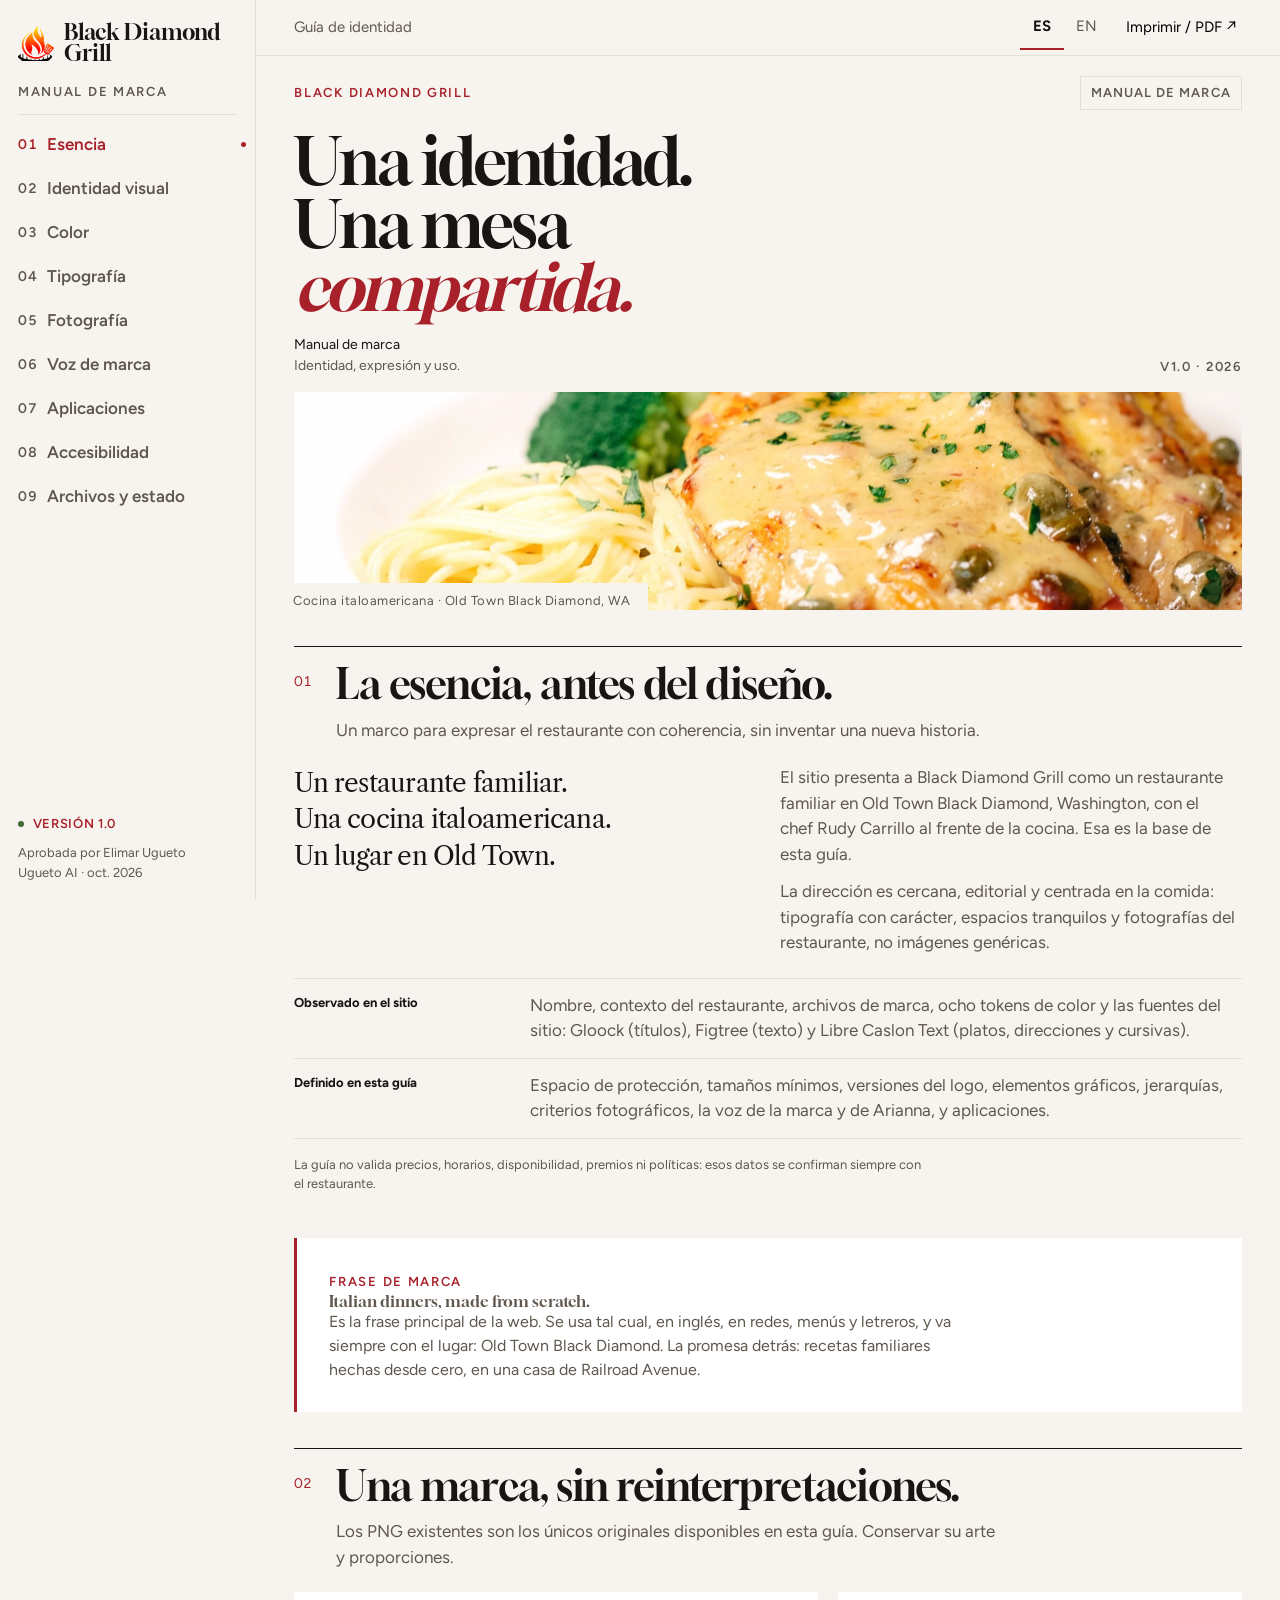
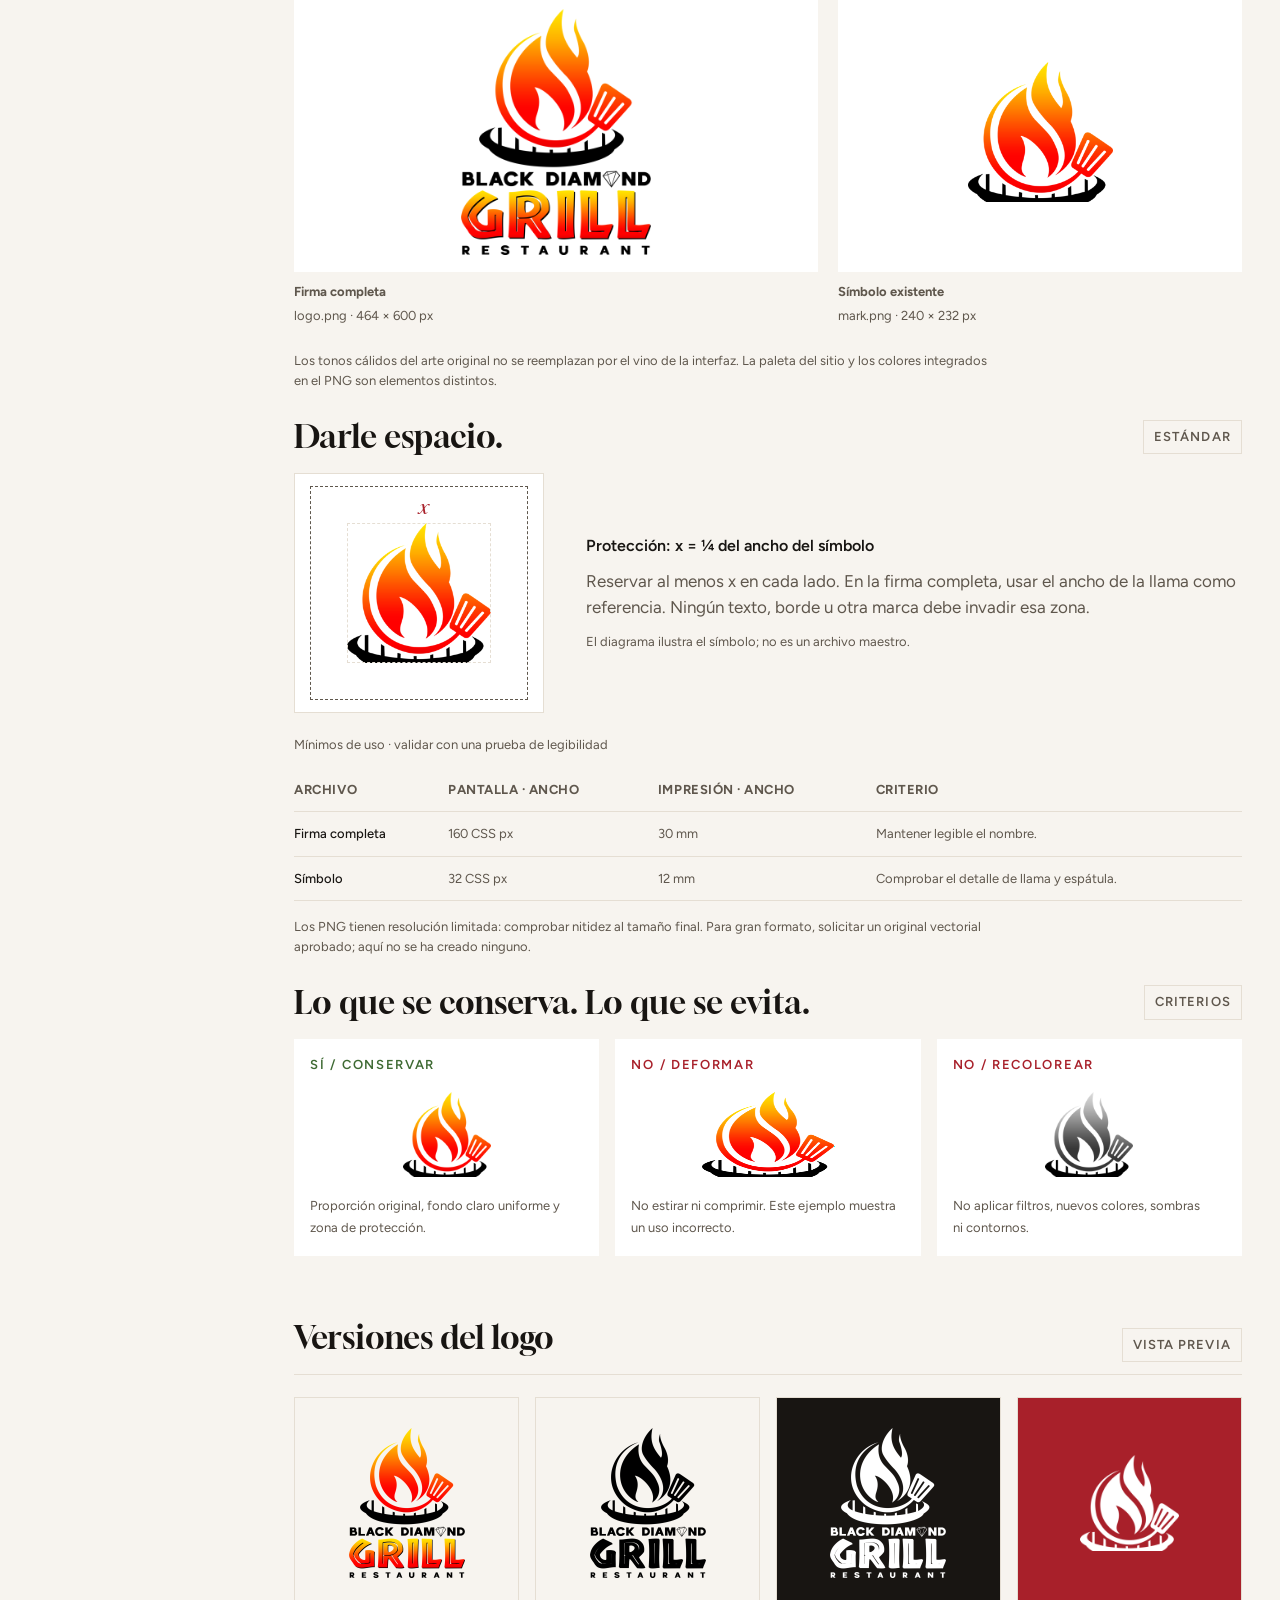
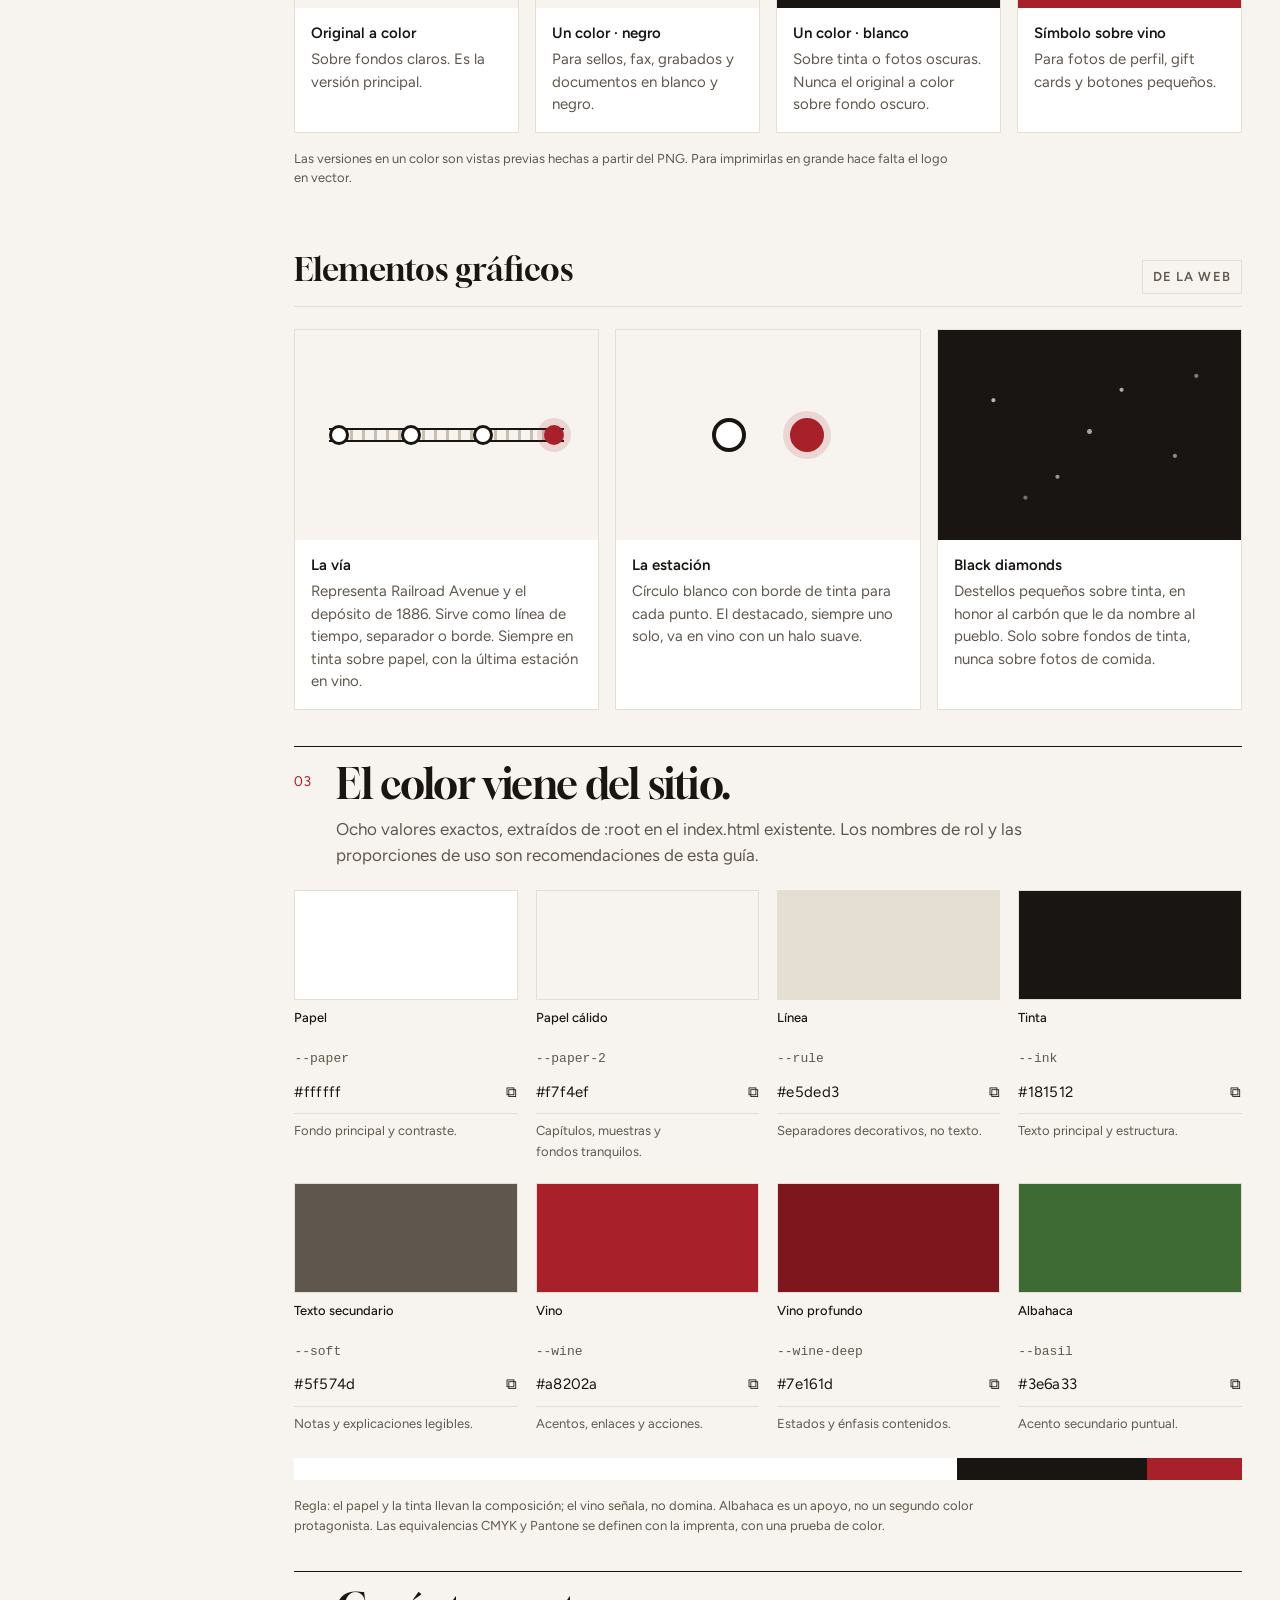
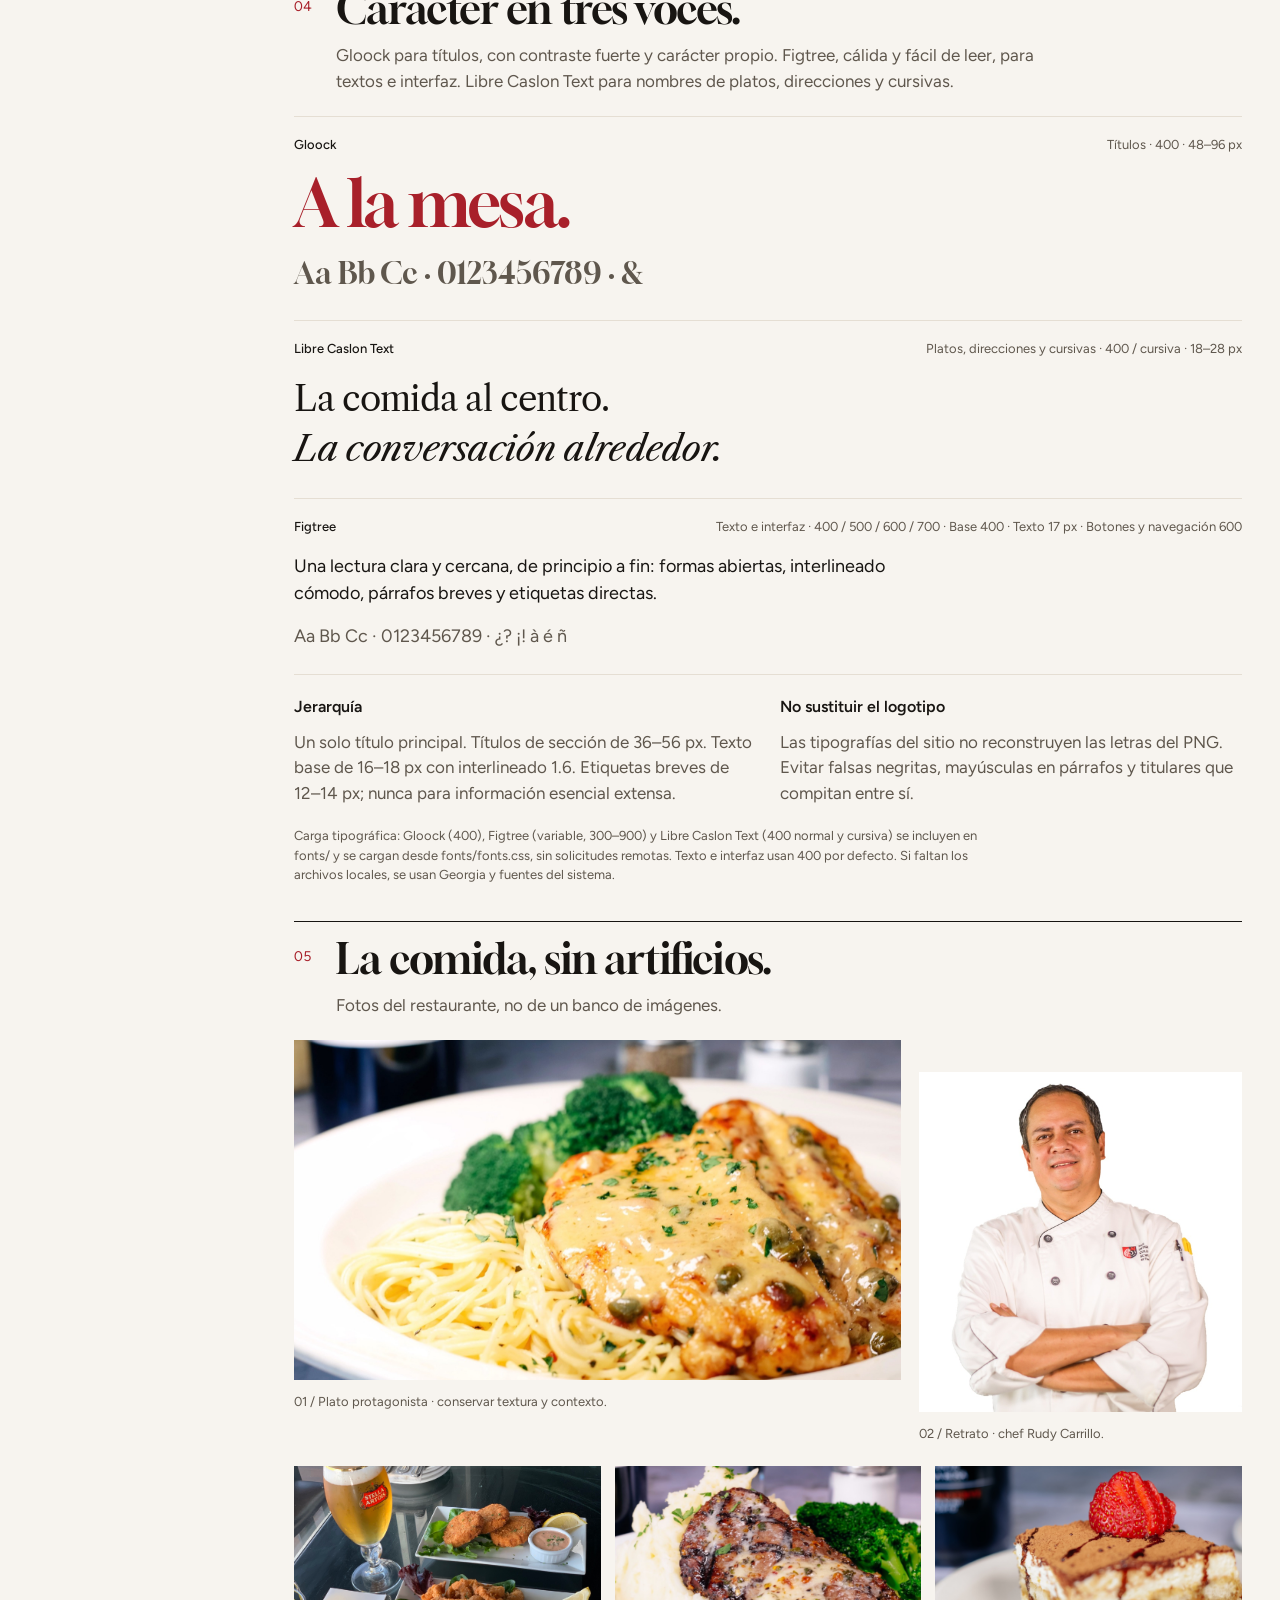
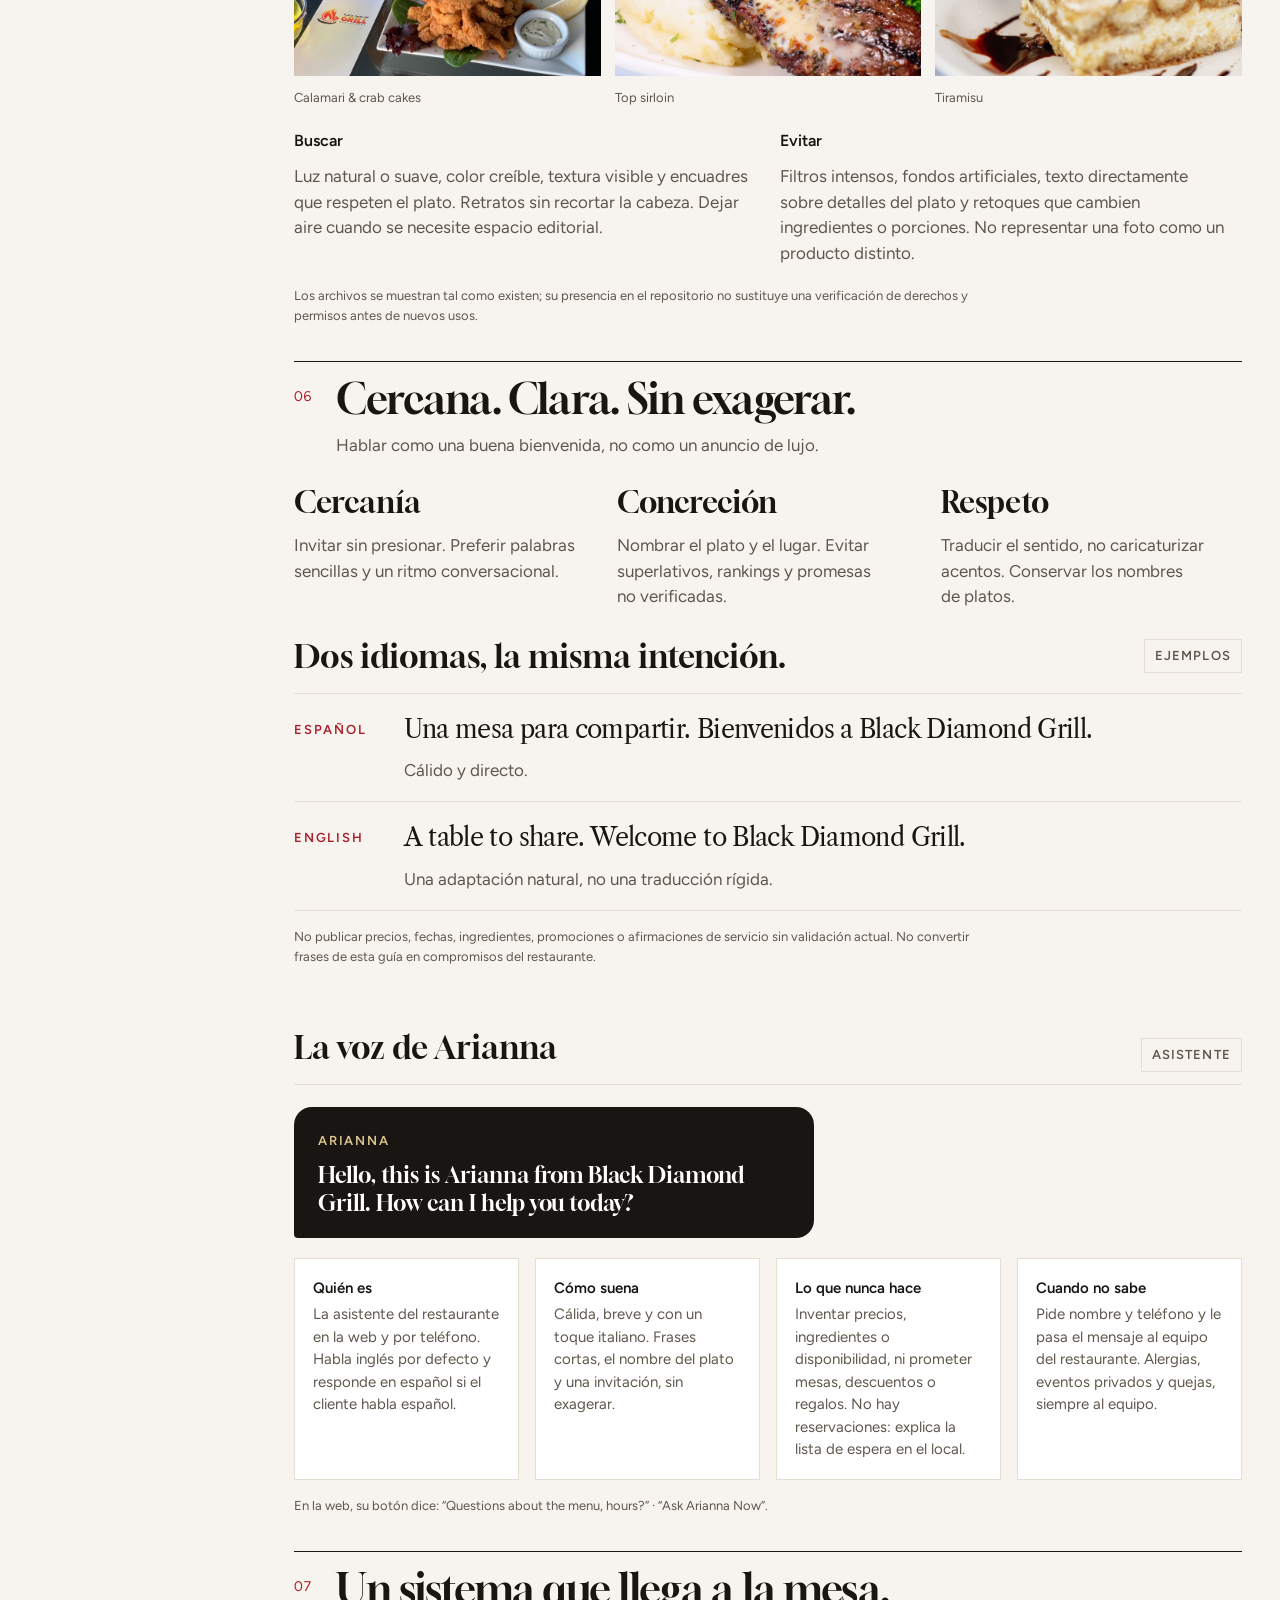
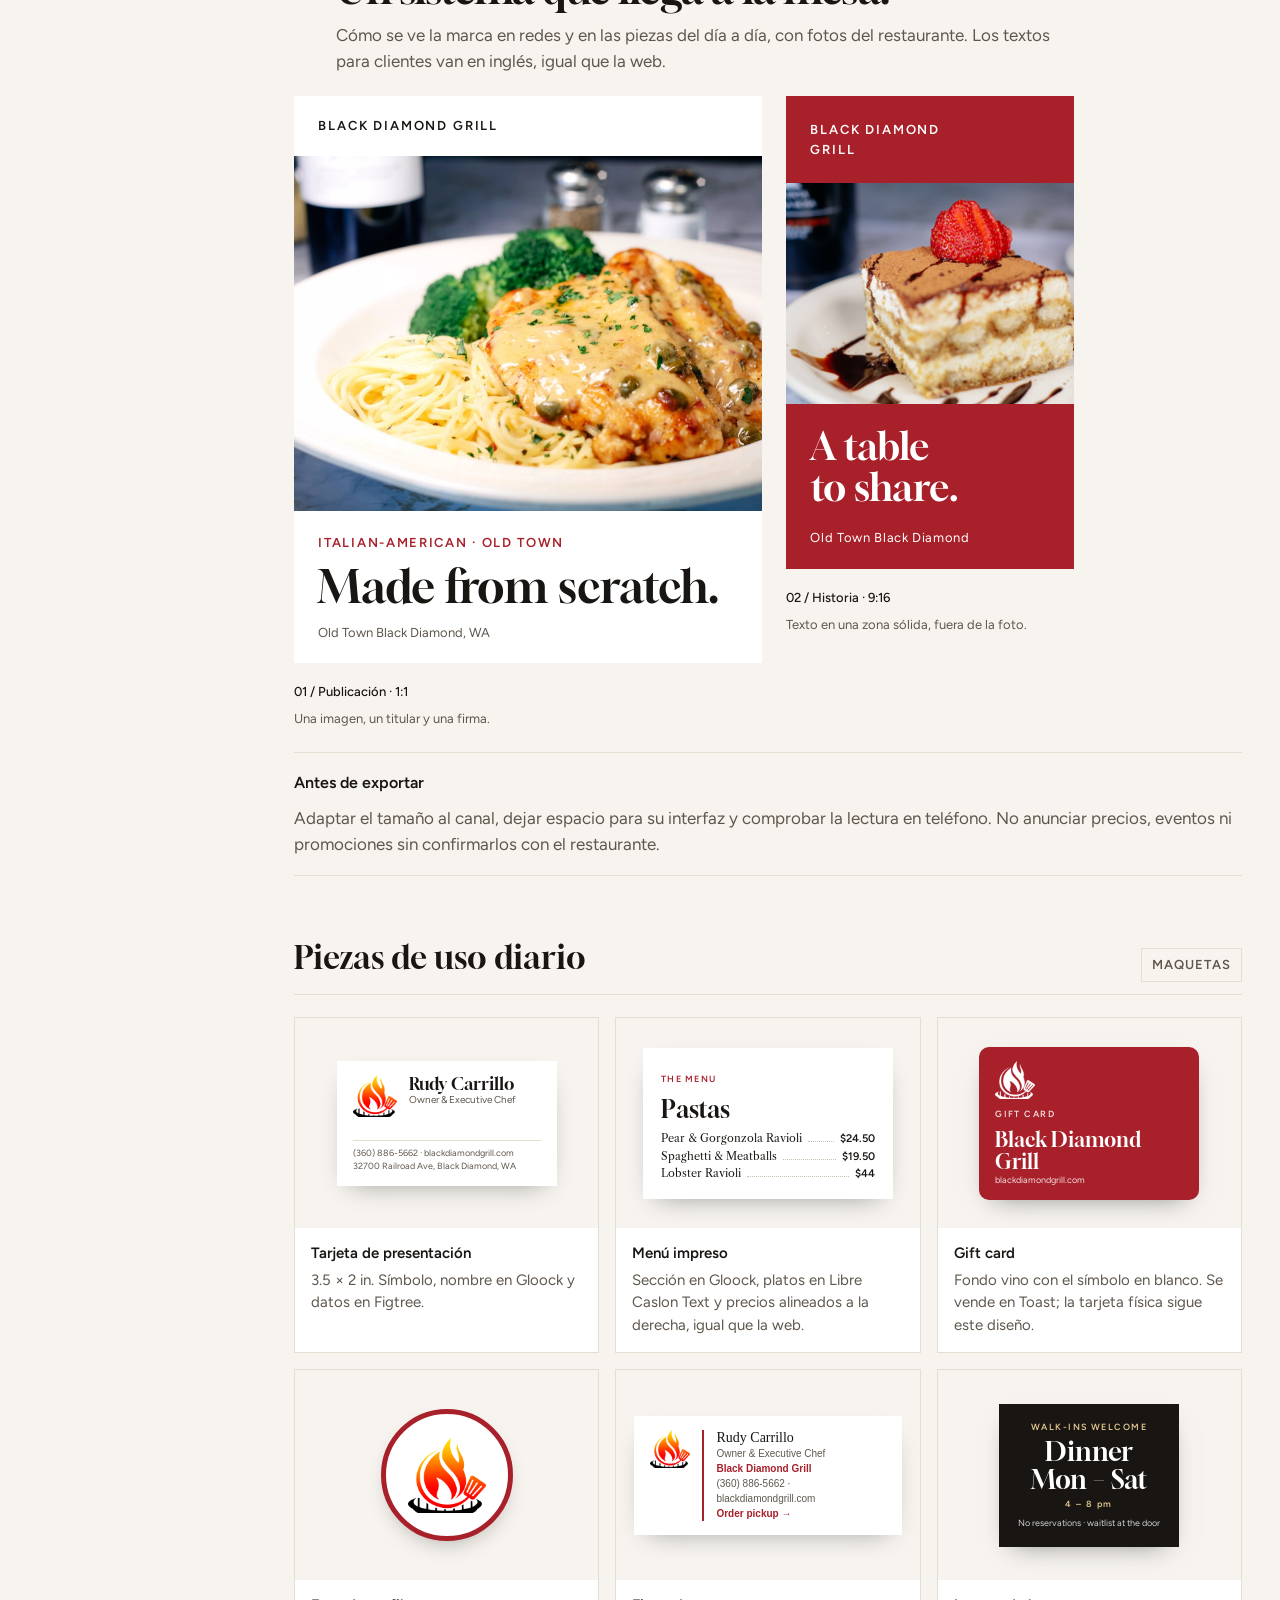
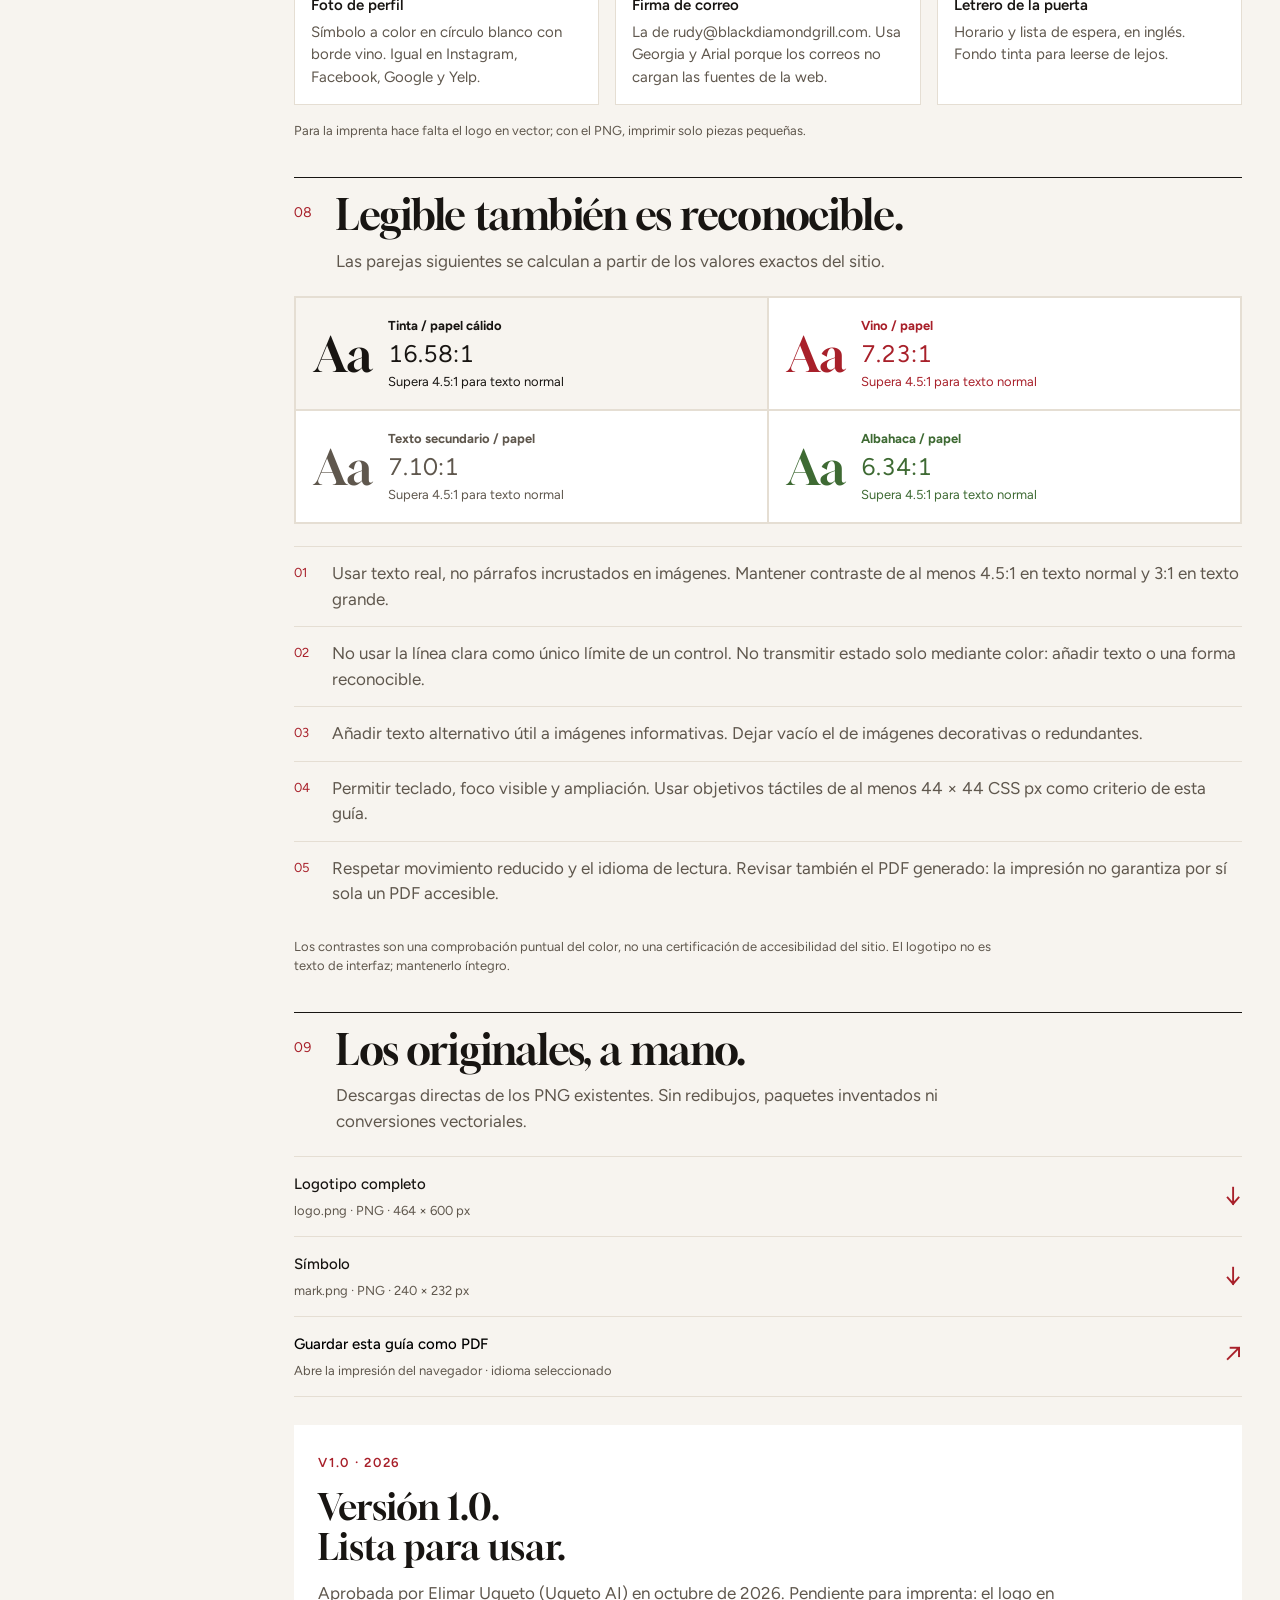
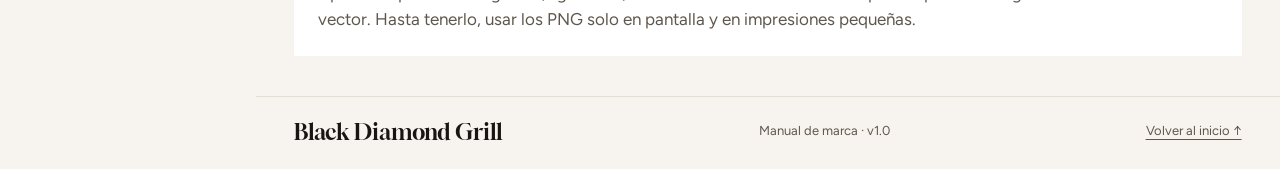
<file: brand/index.html>
<!doctype html>
<html lang="es"><head><meta charset="utf-8"><meta name="viewport" content="width=device-width, initial-scale=1"><meta name="robots" content="noindex, nofollow"><meta name="theme-color" content="#f7f4ef"><meta name="description" content="Manual de marca bilingüe de Black Diamond Grill. Versión 1.0."><title>Black Diamond Grill — Manual de marca</title><link rel="stylesheet" href="fonts/fonts.css"><link rel="stylesheet" href="brandbook.css"><script src="brandbook.js" defer></script></head><body><a class="skip" href="#main"><span class="l-es" lang="es">Saltar al contenido</span><span class="l-en" lang="en">Skip to content</span></a><aside class="sidebar"><a class="sidebar-brand" href="#cover"><img src="../img/mark.png" alt="" width="240" height="232"><span>Black Diamond<br>Grill</span></a><div class="sidebar-caption"><span class="l-es" lang="es">MANUAL DE MARCA</span><span class="l-en" lang="en">BRAND GUIDELINES</span></div><nav aria-label="Índice / Contents"><ol><li><a href="#overview"><span class="nav-num">01</span><span class="l-es" lang="es">Esencia</span><span class="l-en" lang="en">Essence</span></a></li><li><a href="#identity"><span class="nav-num">02</span><span class="l-es" lang="es">Identidad visual</span><span class="l-en" lang="en">Visual identity</span></a></li><li><a href="#color"><span class="nav-num">03</span><span class="l-es" lang="es">Color</span><span class="l-en" lang="en">Color</span></a></li><li><a href="#type"><span class="nav-num">04</span><span class="l-es" lang="es">Tipografía</span><span class="l-en" lang="en">Typography</span></a></li><li><a href="#photography"><span class="nav-num">05</span><span class="l-es" lang="es">Fotografía</span><span class="l-en" lang="en">Photography</span></a></li><li><a href="#voice"><span class="nav-num">06</span><span class="l-es" lang="es">Voz de marca</span><span class="l-en" lang="en">Brand voice</span></a></li><li><a href="#applications"><span class="nav-num">07</span><span class="l-es" lang="es">Aplicaciones</span><span class="l-en" lang="en">Applications</span></a></li><li><a href="#accessibility"><span class="nav-num">08</span><span class="l-es" lang="es">Accesibilidad</span><span class="l-en" lang="en">Accessibility</span></a></li><li><a href="#downloads"><span class="nav-num">09</span><span class="l-es" lang="es">Archivos y estado</span><span class="l-en" lang="en">Files & status</span></a></li></ol></nav><div class="sidebar-bottom"><span class="draft-dot"></span> <span class="l-es" lang="es">VERSIÓN 1.0</span><span class="l-en" lang="en">VERSION 1.0</span><p><span class="l-es" lang="es">Aprobada por Elimar Ugueto<br>Ugueto AI · oct. 2026</span><span class="l-en" lang="en">Approved by Elimar Ugueto<br>Ugueto AI · Oct 2026</span></p></div></aside><div class="page"><header class="toolbar"><a href="#cover" class="toolbar-name"><span class="l-es" lang="es">Guía de identidad</span><span class="l-en" lang="en">Identity guide</span></a><div class="tools"><div class="language-switch" role="group" aria-label="Idioma / Language"><button type="button" data-language="es" aria-pressed="true" lang="es">ES<span class="sr-only"> — Español</span></button><button type="button" data-language="en" aria-pressed="false" lang="en">EN<span class="sr-only"> — English</span></button></div><button class="print-button" type="button" id="print"><span class="l-es" lang="es">Imprimir / PDF ↗</span><span class="l-en" lang="en">Print / PDF ↗</span></button></div></header><main id="main"><div class="cover" id="cover"><div class="cover-top"><span class="eyebrow">BLACK DIAMOND GRILL</span><span class="tag"><span class="l-es" lang="es">MANUAL DE MARCA</span><span class="l-en" lang="en">BRAND GUIDELINES</span></span></div><h1><span class="l-es" lang="es">Una identidad.<br>Una mesa<br><em>compartida.</em></span><span class="l-en" lang="en">One identity.<br>A table<br><em>to share.</em></span></h1><div class="cover-foot"><p><span class="l-es" lang="es">Manual de marca<br><span class="muted">Identidad, expresión y uso.</span></span><span class="l-en" lang="en">Brand guidelines<br><span class="muted">Identity, expression & use.</span></span></p><span class="edition">v1.0 · 2026</span></div><div class="cover-image"><img src="../img/pasta.jpg" alt="Chicken piccata sobre pasta cabello de ángel" data-alt-es="Chicken piccata sobre pasta cabello de ángel" data-alt-en="Chicken piccata over angel hair pasta" width="1600" height="1214"><div class="image-caption"><span class="l-es" lang="es">Cocina italoamericana · Old Town Black Diamond, WA</span><span class="l-en" lang="en">Italian-American kitchen · Old Town Black Diamond, WA</span></div></div></div><section id="overview" class="chapter" aria-labelledby="overview-title"><header class="chapter-head"><span class="chapter-num">01</span><div><h2 id="overview-title"><span class="l-es" lang="es">La esencia, antes del diseño.</span><span class="l-en" lang="en">Essence before design.</span></h2><p class="intro"><span class="l-es" lang="es">Un marco para expresar el restaurante con coherencia, sin inventar una nueva historia.</span><span class="l-en" lang="en">A framework for expressing the restaurant consistently, without inventing a new story.</span></p></div></header><div class="editorial-pair"><p class="serif-lead"><span class="l-es" lang="es">Un restaurante familiar.<br>Una cocina italoamericana.<br>Un lugar en Old Town.</span><span class="l-en" lang="en">A family restaurant.<br>An Italian-American kitchen.<br>A place in Old Town.</span></p><div><p><span class="l-es" lang="es">El sitio presenta a Black Diamond Grill como un restaurante familiar en Old Town Black Diamond, Washington, con el chef Rudy Carrillo al frente de la cocina. Esa es la base de esta guía.</span><span class="l-en" lang="en">The website presents Black Diamond Grill as a family restaurant in Old Town Black Diamond, Washington, with Chef Rudy Carrillo leading the kitchen. That is the foundation of this guide.</span></p><p><span class="l-es" lang="es">La dirección es cercana, editorial y centrada en la comida: tipografía con carácter, espacios tranquilos y fotografías del restaurante, no imágenes genéricas.</span><span class="l-en" lang="en">The direction is warm, editorial and food-led: characterful typography, calm space and the restaurant’s own photography, not generic imagery.</span></p></div></div><div class="status-table"><div><b><span class="l-es" lang="es">Observado en el sitio</span><span class="l-en" lang="en">Observed on the website</span></b><p><span class="l-es" lang="es">Nombre, contexto del restaurante, archivos de marca, ocho tokens de color y las fuentes del sitio: Gloock (títulos), Figtree (texto) y Libre Caslon Text (platos, direcciones y cursivas).</span><span class="l-en" lang="en">Name, restaurant context, brand assets, eight color tokens and the website fonts: Gloock (headlines), Figtree (text) and Libre Caslon Text (dish names, addresses and italics).</span></p></div><div><b><span class="l-es" lang="es">Definido en esta guía</span><span class="l-en" lang="en">Defined in this guide</span></b><p><span class="l-es" lang="es">Espacio de protección, tamaños mínimos, versiones del logo, elementos gráficos, jerarquías, criterios fotográficos, la voz de la marca y de Arianna, y aplicaciones.</span><span class="l-en" lang="en">Clear space, minimum sizes, logo versions, graphic elements, hierarchies, photography guidance, the brand’s and Arianna’s voice, and applications.</span></p></div></div><p class="note"><span class="l-es" lang="es">La guía no valida precios, horarios, disponibilidad, premios ni políticas: esos datos se confirman siempre con el restaurante.</span><span class="l-en" lang="en">The guide does not validate prices, hours, availability, awards or policies: always confirm those with the restaurant.</span></p><div class="bb-line"><span class="eyebrow"><span class="l-es" lang="es">FRASE DE MARCA</span><span class="l-en" lang="en">BRAND LINE</span></span><p class="bb-line-main">Italian dinners, made from scratch.</p><p><span class="l-es" lang="es">Es la frase principal de la web. Se usa tal cual, en inglés, en redes, menús y letreros, y va siempre con el lugar: Old Town Black Diamond. La promesa detrás: recetas familiares hechas desde cero, en una casa de Railroad Avenue.</span><span class="l-en" lang="en">It is the website’s main line. Use it as is, in English, on social media, menus and signs, always with the place: Old Town Black Diamond. The promise behind it: family recipes made from scratch, in a house on Railroad Avenue.</span></p></div></section><section id="identity" class="chapter" aria-labelledby="identity-title"><header class="chapter-head"><span class="chapter-num">02</span><div><h2 id="identity-title"><span class="l-es" lang="es">Una marca, sin reinterpretaciones.</span><span class="l-en" lang="en">One mark. No reinterpretation.</span></h2><p class="intro"><span class="l-es" lang="es">Los PNG existentes son los únicos originales disponibles en esta guía. Conservar su arte y proporciones.</span><span class="l-en" lang="en">The existing PNGs are the only original assets available in this guide. Preserve their artwork and proportions.</span></p></div></header><div class="logo-board"><figure><div class="logo-full"><img src="../img/logo.png" alt="Black Diamond Grill — logotipo completo" data-alt-es="Black Diamond Grill — logotipo completo" data-alt-en="Black Diamond Grill — complete logo" width="464" height="600"></div><figcaption><b><span class="l-es" lang="es">Firma completa</span><span class="l-en" lang="en">Complete signature</span></b><span>logo.png · 464 × 600 px</span></figcaption></figure><figure><div class="logo-mark"><img src="../img/mark.png" alt="Símbolo de llama y espátula" data-alt-es="Símbolo de llama y espátula" data-alt-en="Flame and spatula symbol" width="240" height="232"></div><figcaption><b><span class="l-es" lang="es">Símbolo existente</span><span class="l-en" lang="en">Existing symbol</span></b><span>mark.png · 240 × 232 px</span></figcaption></figure></div><p class="note"><span class="l-es" lang="es">Los tonos cálidos del arte original no se reemplazan por el vino de la interfaz. La paleta del sitio y los colores integrados en el PNG son elementos distintos.</span><span class="l-en" lang="en">The original artwork’s warm colors are not replaced with the interface wine color. The website palette and the colors embedded in the PNG are distinct elements.</span></p><div class="subhead"><h3><span class="l-es" lang="es">Darle espacio.</span><span class="l-en" lang="en">Give it room.</span></h3><span class="tag"><span class="l-es" lang="es">ESTÁNDAR</span><span class="l-en" lang="en">STANDARD</span></span></div><div class="clearspace-row"><div class="clearspace-demo"><div class="clearspace-inner"><img src="../img/mark.png" alt="" width="240" height="232"></div><span>x</span></div><div><h4><span class="l-es" lang="es">Protección: x = ¼ del ancho del símbolo</span><span class="l-en" lang="en">Clear space: x = ¼ of the symbol width</span></h4><p><span class="l-es" lang="es">Reservar al menos x en cada lado. En la firma completa, usar el ancho de la llama como referencia. Ningún texto, borde u otra marca debe invadir esa zona.</span><span class="l-en" lang="en">Reserve at least x on every side. For the complete signature, use the flame width as the reference. No text, border or other mark should enter that area.</span></p><p class="small"><span class="l-es" lang="es">El diagrama ilustra el símbolo; no es un archivo maestro.</span><span class="l-en" lang="en">The diagram illustrates the symbol; it is not master artwork.</span></p></div></div><div class="table-wrap"><table><caption><span class="l-es" lang="es">Mínimos de uso · validar con una prueba de legibilidad</span><span class="l-en" lang="en">Minimum sizes · validate with a legibility proof</span></caption><thead><tr><th><span class="l-es" lang="es">Archivo</span><span class="l-en" lang="en">Asset</span></th><th><span class="l-es" lang="es">Pantalla · ancho</span><span class="l-en" lang="en">Screen · width</span></th><th><span class="l-es" lang="es">Impresión · ancho</span><span class="l-en" lang="en">Print · width</span></th><th><span class="l-es" lang="es">Criterio</span><span class="l-en" lang="en">Rationale</span></th></tr></thead><tbody><tr><th><span class="l-es" lang="es">Firma completa</span><span class="l-en" lang="en">Complete signature</span></th><td>160 CSS px</td><td>30 mm</td><td><span class="l-es" lang="es">Mantener legible el nombre.</span><span class="l-en" lang="en">Keep the name legible.</span></td></tr><tr><th><span class="l-es" lang="es">Símbolo</span><span class="l-en" lang="en">Symbol</span></th><td>32 CSS px</td><td>12 mm</td><td><span class="l-es" lang="es">Comprobar el detalle de llama y espátula.</span><span class="l-en" lang="en">Check flame and spatula detail.</span></td></tr></tbody></table></div><p class="note"><span class="l-es" lang="es">Los PNG tienen resolución limitada: comprobar nitidez al tamaño final. Para gran formato, solicitar un original vectorial aprobado; aquí no se ha creado ninguno.</span><span class="l-en" lang="en">The PNGs have limited resolution: check sharpness at final size. For large-format use, request an approved vector original; none has been created here.</span></p><div class="subhead"><h3><span class="l-es" lang="es">Lo que se conserva. Lo que se evita.</span><span class="l-en" lang="en">What stays. What to avoid.</span></h3><span class="tag"><span class="l-es" lang="es">CRITERIOS</span><span class="l-en" lang="en">GUIDANCE</span></span></div><div class="dos-grid"><div class="do-panel"><span class="rule-label"><span class="l-es" lang="es">SÍ / CONSERVAR</span><span class="l-en" lang="en">DO / PRESERVE</span></span><img src="../img/mark.png" alt="" width="240" height="232"><p><span class="l-es" lang="es">Proporción original, fondo claro uniforme y zona de protección.</span><span class="l-en" lang="en">Original proportions, a plain light background and clear space.</span></p></div><div class="dont-panel"><span class="rule-label"><span class="l-es" lang="es">NO / DEFORMAR</span><span class="l-en" lang="en">DON’T / DISTORT</span></span><div class="distorted"><img src="../img/mark.png" alt="" width="240" height="232"></div><p><span class="l-es" lang="es">No estirar ni comprimir. Este ejemplo muestra un uso incorrecto.</span><span class="l-en" lang="en">Do not stretch or compress. This example shows incorrect use.</span></p></div><div class="dont-panel"><span class="rule-label"><span class="l-es" lang="es">NO / RECOLOREAR</span><span class="l-en" lang="en">DON’T / RECOLOR</span></span><img class="recolored" src="../img/mark.png" alt="" width="240" height="232"><p><span class="l-es" lang="es">No aplicar filtros, nuevos colores, sombras ni contornos.</span><span class="l-en" lang="en">Do not apply filters, new colors, shadows or outlines.</span></p></div></div><div class="bb-block"><div class="bb-sub"><h3><span class="l-es" lang="es">Versiones del logo</span><span class="l-en" lang="en">Logo versions</span></h3><span class="tag"><span class="l-es" lang="es">VISTA PREVIA</span><span class="l-en" lang="en">PREVIEW</span></span></div><div class="bb-grid bb-g4"><figure class="bb-card"><div class="bb-stage "><img src="../img/logo.png" alt="" width="464" height="600" style="height:150px;width:auto"></div><figcaption class="bb-cap"><b><span class="l-es" lang="es">Original a color</span><span class="l-en" lang="en">Full color</span></b><span class="l-es" lang="es">Sobre fondos claros. Es la versión principal.</span><span class="l-en" lang="en">On light backgrounds. The main version.</span></figcaption></figure><figure class="bb-card"><div class="bb-stage "><img class="bb-mono-black" src="../img/logo.png" alt="" width="464" height="600" style="height:150px;width:auto"></div><figcaption class="bb-cap"><b><span class="l-es" lang="es">Un color · negro</span><span class="l-en" lang="en">One color · black</span></b><span class="l-es" lang="es">Para sellos, fax, grabados y documentos en blanco y negro.</span><span class="l-en" lang="en">For stamps, engravings and black-and-white documents.</span></figcaption></figure><figure class="bb-card"><div class="bb-stage bb-on-ink"><img class="bb-mono-white" src="../img/logo.png" alt="" width="464" height="600" style="height:150px;width:auto"></div><figcaption class="bb-cap"><b><span class="l-es" lang="es">Un color · blanco</span><span class="l-en" lang="en">One color · white</span></b><span class="l-es" lang="es">Sobre tinta o fotos oscuras. Nunca el original a color sobre fondo oscuro.</span><span class="l-en" lang="en">On ink or dark photos. Never the full-color original on a dark background.</span></figcaption></figure><figure class="bb-card"><div class="bb-stage bb-on-wine"><img class="bb-mono-white" src="../img/mark.png" alt="" width="240" height="232" style="height:96px;width:auto"></div><figcaption class="bb-cap"><b><span class="l-es" lang="es">Símbolo sobre vino</span><span class="l-en" lang="en">Symbol on wine</span></b><span class="l-es" lang="es">Para fotos de perfil, gift cards y botones pequeños.</span><span class="l-en" lang="en">For profile pictures, gift cards and small buttons.</span></figcaption></figure></div><p class="note"><span class="l-es" lang="es">Las versiones en un color son vistas previas hechas a partir del PNG. Para imprimirlas en grande hace falta el logo en vector.</span><span class="l-en" lang="en">The one-color versions are previews made from the PNG. Printing them large requires a vector logo.</span></p></div><div class="bb-block"><div class="bb-sub"><h3><span class="l-es" lang="es">Elementos gráficos</span><span class="l-en" lang="en">Graphic elements</span></h3><span class="tag"><span class="l-es" lang="es">DE LA WEB</span><span class="l-en" lang="en">FROM THE WEBSITE</span></span></div><div class="bb-grid"><figure class="bb-card"><div class="bb-stage "><div class="bb-rail"><i></i><i></i><i></i><i class="now"></i></div></div><figcaption class="bb-cap"><b><span class="l-es" lang="es">La vía</span><span class="l-en" lang="en">The rail</span></b><span class="l-es" lang="es">Representa Railroad Avenue y el depósito de 1886. Sirve como línea de tiempo, separador o borde. Siempre en tinta sobre papel, con la última estación en vino.</span><span class="l-en" lang="en">Stands for Railroad Avenue and the 1886 depot. Use it as a timeline, divider or border. Always ink on paper, with the last station in wine.</span></figcaption></figure><figure class="bb-card"><div class="bb-stage "><div class="bb-stops"><span class="bb-stop"></span><span class="bb-stop now"></span></div></div><figcaption class="bb-cap"><b><span class="l-es" lang="es">La estación</span><span class="l-en" lang="en">The station</span></b><span class="l-es" lang="es">Círculo blanco con borde de tinta para cada punto. El destacado, siempre uno solo, va en vino con un halo suave.</span><span class="l-en" lang="en">A white circle with an ink border for each point. The highlight, always only one, is wine with a soft halo.</span></figcaption></figure><figure class="bb-card"><div class="bb-stage bb-on-ink"><div class="bb-coal"></div></div><figcaption class="bb-cap"><b><span class="l-es" lang="es">Black diamonds</span><span class="l-en" lang="en">Black diamonds</span></b><span class="l-es" lang="es">Destellos pequeños sobre tinta, en honor al carbón que le da nombre al pueblo. Solo sobre fondos de tinta, nunca sobre fotos de comida.</span><span class="l-en" lang="en">Small sparkles on ink, a nod to the coal that named the town. Only on ink backgrounds, never on food photos.</span></figcaption></figure></div></div></section><section id="color" class="chapter" aria-labelledby="color-title"><header class="chapter-head"><span class="chapter-num">03</span><div><h2 id="color-title"><span class="l-es" lang="es">El color viene del sitio.</span><span class="l-en" lang="en">Color comes from the site.</span></h2><p class="intro"><span class="l-es" lang="es">Ocho valores exactos, extraídos de :root en el index.html existente. Los nombres de rol y las proporciones de uso son recomendaciones de esta guía.</span><span class="l-en" lang="en">Eight exact values, taken from :root in the existing index.html. Role descriptions and usage proportions are recommendations in this guide.</span></p></div></header><div class="swatches"><article class="swatch"><div class="swatch-color" style="background:#ffffff"></div><div class="swatch-info"><h3><span class="l-es" lang="es">Papel</span><span class="l-en" lang="en">Paper</span></h3><code>--paper</code><button type="button" class="copy" data-copy="#ffffff" aria-label="Copiar / Copy #ffffff"><span>#ffffff</span><span aria-hidden="true">⧉</span></button><p><span class="l-es" lang="es">Fondo principal y contraste.</span><span class="l-en" lang="en">Primary surface and contrast.</span></p></div></article><article class="swatch"><div class="swatch-color" style="background:#f7f4ef"></div><div class="swatch-info"><h3><span class="l-es" lang="es">Papel cálido</span><span class="l-en" lang="en">Warm paper</span></h3><code>--paper-2</code><button type="button" class="copy" data-copy="#f7f4ef" aria-label="Copiar / Copy #f7f4ef"><span>#f7f4ef</span><span aria-hidden="true">⧉</span></button><p><span class="l-es" lang="es">Capítulos, muestras y fondos tranquilos.</span><span class="l-en" lang="en">Chapters, specimens and quiet surfaces.</span></p></div></article><article class="swatch"><div class="swatch-color" style="background:#e5ded3"></div><div class="swatch-info"><h3><span class="l-es" lang="es">Línea</span><span class="l-en" lang="en">Rule</span></h3><code>--rule</code><button type="button" class="copy" data-copy="#e5ded3" aria-label="Copiar / Copy #e5ded3"><span>#e5ded3</span><span aria-hidden="true">⧉</span></button><p><span class="l-es" lang="es">Separadores decorativos, no texto.</span><span class="l-en" lang="en">Decorative dividers, not text.</span></p></div></article><article class="swatch"><div class="swatch-color" style="background:#181512"></div><div class="swatch-info"><h3><span class="l-es" lang="es">Tinta</span><span class="l-en" lang="en">Ink</span></h3><code>--ink</code><button type="button" class="copy" data-copy="#181512" aria-label="Copiar / Copy #181512"><span>#181512</span><span aria-hidden="true">⧉</span></button><p><span class="l-es" lang="es">Texto principal y estructura.</span><span class="l-en" lang="en">Primary text and structure.</span></p></div></article><article class="swatch"><div class="swatch-color" style="background:#5f574d"></div><div class="swatch-info"><h3><span class="l-es" lang="es">Texto secundario</span><span class="l-en" lang="en">Secondary text</span></h3><code>--soft</code><button type="button" class="copy" data-copy="#5f574d" aria-label="Copiar / Copy #5f574d"><span>#5f574d</span><span aria-hidden="true">⧉</span></button><p><span class="l-es" lang="es">Notas y explicaciones legibles.</span><span class="l-en" lang="en">Readable notes and explanations.</span></p></div></article><article class="swatch"><div class="swatch-color" style="background:#a8202a"></div><div class="swatch-info"><h3><span class="l-es" lang="es">Vino</span><span class="l-en" lang="en">Wine</span></h3><code>--wine</code><button type="button" class="copy" data-copy="#a8202a" aria-label="Copiar / Copy #a8202a"><span>#a8202a</span><span aria-hidden="true">⧉</span></button><p><span class="l-es" lang="es">Acentos, enlaces y acciones.</span><span class="l-en" lang="en">Accents, links and actions.</span></p></div></article><article class="swatch"><div class="swatch-color" style="background:#7e161d"></div><div class="swatch-info"><h3><span class="l-es" lang="es">Vino profundo</span><span class="l-en" lang="en">Deep wine</span></h3><code>--wine-deep</code><button type="button" class="copy" data-copy="#7e161d" aria-label="Copiar / Copy #7e161d"><span>#7e161d</span><span aria-hidden="true">⧉</span></button><p><span class="l-es" lang="es">Estados y énfasis contenidos.</span><span class="l-en" lang="en">Restrained states and emphasis.</span></p></div></article><article class="swatch"><div class="swatch-color" style="background:#3e6a33"></div><div class="swatch-info"><h3><span class="l-es" lang="es">Albahaca</span><span class="l-en" lang="en">Basil</span></h3><code>--basil</code><button type="button" class="copy" data-copy="#3e6a33" aria-label="Copiar / Copy #3e6a33"><span>#3e6a33</span><span aria-hidden="true">⧉</span></button><p><span class="l-es" lang="es">Acento secundario puntual.</span><span class="l-en" lang="en">Occasional secondary accent.</span></p></div></article></div><div class="palette-ratio" aria-hidden="true"><span></span><span></span><span></span></div><p class="note"><span class="l-es" lang="es">Regla: el papel y la tinta llevan la composición; el vino señala, no domina. Albahaca es un apoyo, no un segundo color protagonista. Las equivalencias CMYK y Pantone se definen con la imprenta, con una prueba de color.</span><span class="l-en" lang="en">Rule: paper and ink carry the composition; wine guides rather than dominates. Basil supports, rather than becoming a second lead color. CMYK and Pantone equivalents are set with the printer, using a color proof.</span></p></section><section id="type" class="chapter" aria-labelledby="type-title"><header class="chapter-head"><span class="chapter-num">04</span><div><h2 id="type-title"><span class="l-es" lang="es">Carácter en tres voces.</span><span class="l-en" lang="en">Character in three voices.</span></h2><p class="intro"><span class="l-es" lang="es">Gloock para títulos, con contraste fuerte y carácter propio. Figtree, cálida y fácil de leer, para textos e interfaz. Libre Caslon Text para nombres de platos, direcciones y cursivas.</span><span class="l-en" lang="en">Gloock for headlines, with strong contrast and its own character. Figtree, warm and easy to read, for body text and interface. Libre Caslon Text for dish names, addresses and italics.</span></p></div></header><div class="type-specimen display-spec"><div class="type-meta"><b>Gloock</b><span><span class="l-es" lang="es">Títulos · 400 · 48–96 px</span><span class="l-en" lang="en">Headlines · 400 · 48–96 px</span></span></div><p><span class="l-es" lang="es">A la mesa.</span><span class="l-en" lang="en">At the table.</span></p><div class="glyphs">Aa Bb Cc · 0123456789 · &amp;</div></div><div class="type-specimen serif-spec"><div class="type-meta"><b>Libre Caslon Text</b><span><span class="l-es" lang="es">Platos, direcciones y cursivas · 400 / cursiva · 18–28 px</span><span class="l-en" lang="en">Dish names, addresses and italics · 400 / italic · 18–28 px</span></span></div><p><span class="l-es" lang="es">La comida al centro.<br><em>La conversación alrededor.</em></span><span class="l-en" lang="en">Food at the center.<br><em>Conversation all around.</em></span></p></div><div class="type-specimen sans-spec"><div class="type-meta"><b>Figtree</b><span><span class="l-es" lang="es">Texto e interfaz · 400 / 500 / 600 / 700 · Base 400 · Texto 17 px · Botones y navegación 600</span><span class="l-en" lang="en">Body and interface · 400 / 500 / 600 / 700 · Default 400 · Body 17 px · Buttons and navigation 600</span></span></div><p><span class="l-es" lang="es">Una lectura clara y cercana, de principio a fin: formas abiertas, interlineado cómodo, párrafos breves y etiquetas directas.</span><span class="l-en" lang="en">Clear, approachable reading, start to finish: open forms, comfortable line height, short paragraphs and direct labels.</span></p><div class="glyphs">Aa Bb Cc · 0123456789 · ¿? ¡! à é ñ</div></div><div class="editorial-pair"><div><h4><span class="l-es" lang="es">Jerarquía</span><span class="l-en" lang="en">Hierarchy</span></h4><p><span class="l-es" lang="es">Un solo título principal. Títulos de sección de 36–56 px. Texto base de 16–18 px con interlineado 1.6. Etiquetas breves de 12–14 px; nunca para información esencial extensa.</span><span class="l-en" lang="en">One main title. Section headings at 36–56 px. Body copy at 16–18 px with 1.6 line height. Short labels at 12–14 px; never for lengthy essential information.</span></p></div><div><h4><span class="l-es" lang="es">No sustituir el logotipo</span><span class="l-en" lang="en">Do not replace the logo</span></h4><p><span class="l-es" lang="es">Las tipografías del sitio no reconstruyen las letras del PNG. Evitar falsas negritas, mayúsculas en párrafos y titulares que compitan entre sí.</span><span class="l-en" lang="en">The website fonts do not recreate the PNG lettering. Avoid faux bold, all-caps paragraphs and competing headlines.</span></p></div></div><p class="note"><span class="l-es" lang="es">Carga tipográfica: Gloock (400), Figtree (variable, 300–900) y Libre Caslon Text (400 normal y cursiva) se incluyen en fonts/ y se cargan desde fonts/fonts.css, sin solicitudes remotas. Texto e interfaz usan 400 por defecto. Si faltan los archivos locales, se usan Georgia y fuentes del sistema.</span><span class="l-en" lang="en">Font loading: Gloock (400), Figtree (variable, 300–900) and Libre Caslon Text (400 normal and italic) are bundled in fonts/ and loaded through fonts/fonts.css, with no remote requests. Body and interface default to 400. If local files are missing, Georgia and system fonts are used.</span></p></section><section id="photography" class="chapter" aria-labelledby="photography-title"><header class="chapter-head"><span class="chapter-num">05</span><div><h2 id="photography-title"><span class="l-es" lang="es">La comida, sin artificios.</span><span class="l-en" lang="en">The food, without artifice.</span></h2><p class="intro"><span class="l-es" lang="es">Fotos del restaurante, no de un banco de imágenes.</span><span class="l-en" lang="en">The restaurant’s own photos, not a stock library.</span></p></div></header><div class="photo-story"><figure class="photo-main"><img src="../img/pasta.jpg" alt="Chicken piccata con pasta, salsa y brócoli" data-alt-es="Chicken piccata con pasta, salsa y brócoli" data-alt-en="Chicken piccata with pasta, sauce and broccoli" loading="lazy" width="1600" height="1214"><figcaption><span class="l-es" lang="es">01 / Plato protagonista · conservar textura y contexto.</span><span class="l-en" lang="en">01 / The featured dish · preserve texture and context.</span></figcaption></figure><figure class="photo-chef"><img src="../img/chef.jpg" alt="Chef Rudy Carrillo" loading="lazy" width="985" height="1100"><figcaption><span class="l-es" lang="es">02 / Retrato · chef Rudy Carrillo.</span><span class="l-en" lang="en">02 / Portrait · Chef Rudy Carrillo.</span></figcaption></figure></div><div class="photo-strip"><figure><img src="../img/app.jpg" alt="Calamares y crab cakes con una cerveza" data-alt-es="Calamares y crab cakes con una cerveza" data-alt-en="Calamari and crab cakes with a beer" loading="lazy" width="1600" height="1200"><figcaption>Calamari &amp; crab cakes</figcaption></figure><figure><img src="../img/entree.jpg" alt="Carne a la parrilla con puré de papas" data-alt-es="Carne a la parrilla con puré de papas" data-alt-en="Grilled steak with mashed potatoes" loading="lazy" width="1600" height="1273"><figcaption>Top sirloin</figcaption></figure><figure><img src="../img/dessert.jpg" alt="Tiramisú con una fresa" data-alt-es="Tiramisú con una fresa" data-alt-en="Tiramisu with a strawberry" loading="lazy" width="1400" height="1075"><figcaption>Tiramisu</figcaption></figure></div><div class="editorial-pair"><div><h4><span class="l-es" lang="es">Buscar</span><span class="l-en" lang="en">Aim for</span></h4><p><span class="l-es" lang="es">Luz natural o suave, color creíble, textura visible y encuadres que respeten el plato. Retratos sin recortar la cabeza. Dejar aire cuando se necesite espacio editorial.</span><span class="l-en" lang="en">Natural or soft light, credible color, visible texture and crops that respect the dish. Do not crop portrait heads. Leave breathing room when editorial space is needed.</span></p></div><div><h4><span class="l-es" lang="es">Evitar</span><span class="l-en" lang="en">Avoid</span></h4><p><span class="l-es" lang="es">Filtros intensos, fondos artificiales, texto directamente sobre detalles del plato y retoques que cambien ingredientes o porciones. No representar una foto como un producto distinto.</span><span class="l-en" lang="en">Heavy filters, artificial backgrounds, text directly over dish details and retouching that changes ingredients or portions. Do not present a photo as a different product.</span></p></div></div><p class="note"><span class="l-es" lang="es">Los archivos se muestran tal como existen; su presencia en el repositorio no sustituye una verificación de derechos y permisos antes de nuevos usos.</span><span class="l-en" lang="en">Files are shown as they exist; their presence in the repository does not replace a rights and permissions check before new uses.</span></p></section><section id="voice" class="chapter" aria-labelledby="voice-title"><header class="chapter-head"><span class="chapter-num">06</span><div><h2 id="voice-title"><span class="l-es" lang="es">Cercana. Clara. Sin exagerar.</span><span class="l-en" lang="en">Warm. Clear. Without exaggeration.</span></h2><p class="intro"><span class="l-es" lang="es">Hablar como una buena bienvenida, no como un anuncio de lujo.</span><span class="l-en" lang="en">Speak like a genuine welcome, not a luxury advertisement.</span></p></div></header><div class="voice-principles"><div><h3><span class="l-es" lang="es">Cercanía</span><span class="l-en" lang="en">Warmth</span></h3><p><span class="l-es" lang="es">Invitar sin presionar. Preferir palabras sencillas y un ritmo conversacional.</span><span class="l-en" lang="en">Invite without pressure. Prefer simple words and a conversational rhythm.</span></p></div><div><h3><span class="l-es" lang="es">Concreción</span><span class="l-en" lang="en">Specificity</span></h3><p><span class="l-es" lang="es">Nombrar el plato y el lugar. Evitar superlativos, rankings y promesas no verificadas.</span><span class="l-en" lang="en">Name the dish and the place. Avoid superlatives, rankings and unverified promises.</span></p></div><div><h3><span class="l-es" lang="es">Respeto</span><span class="l-en" lang="en">Respect</span></h3><p><span class="l-es" lang="es">Traducir el sentido, no caricaturizar acentos. Conservar los nombres de platos.</span><span class="l-en" lang="en">Translate meaning, never caricature accents. Preserve dish names.</span></p></div></div><div class="subhead"><h3><span class="l-es" lang="es">Dos idiomas, la misma intención.</span><span class="l-en" lang="en">Two languages, one intention.</span></h3><span class="tag"><span class="l-es" lang="es">EJEMPLOS</span><span class="l-en" lang="en">EXAMPLES</span></span></div><div class="voice-samples"><article><span class="eyebrow">ESPAÑOL</span><blockquote lang="es">Una mesa para compartir. Bienvenidos a Black Diamond Grill.</blockquote><p><span class="l-es" lang="es">Cálido y directo.</span><span class="l-en" lang="en">Warm and direct.</span></p></article><article><span class="eyebrow">ENGLISH</span><blockquote lang="en">A table to share. Welcome to Black Diamond Grill.</blockquote><p><span class="l-es" lang="es">Una adaptación natural, no una traducción rígida.</span><span class="l-en" lang="en">A natural adaptation, not a rigid translation.</span></p></article></div><p class="note"><span class="l-es" lang="es">No publicar precios, fechas, ingredientes, promociones o afirmaciones de servicio sin validación actual. No convertir frases de esta guía en compromisos del restaurante.</span><span class="l-en" lang="en">Do not publish prices, dates, ingredients, promotions or service claims without current validation. Do not turn this guide’s phrases into restaurant commitments.</span></p><div class="bb-block"><div class="bb-sub"><h3><span class="l-es" lang="es">La voz de Arianna</span><span class="l-en" lang="en">Arianna’s voice</span></h3><span class="tag"><span class="l-es" lang="es">ASISTENTE</span><span class="l-en" lang="en">ASSISTANT</span></span></div><div class="bb-arianna"><div class="bb-bubble"><span class="eyebrow">ARIANNA</span><p>Hello, this is Arianna from Black Diamond Grill. How can I help you today?</p></div><div class="bb-grid bb-g4"><div class="bb-card bb-text"><div class="bb-cap"><b><span class="l-es" lang="es">Quién es</span><span class="l-en" lang="en">Who she is</span></b><span class="l-es" lang="es">La asistente del restaurante en la web y por teléfono. Habla inglés por defecto y responde en español si el cliente habla español.</span><span class="l-en" lang="en">The restaurant’s assistant on the website and by phone. She speaks English by default and answers in Spanish if the guest speaks Spanish.</span></div></div><div class="bb-card bb-text"><div class="bb-cap"><b><span class="l-es" lang="es">Cómo suena</span><span class="l-en" lang="en">How she sounds</span></b><span class="l-es" lang="es">Cálida, breve y con un toque italiano. Frases cortas, el nombre del plato y una invitación, sin exagerar.</span><span class="l-en" lang="en">Warm, brief, with a light Italian touch. Short sentences, the dish name and an invitation, never overstated.</span></div></div><div class="bb-card bb-text"><div class="bb-cap"><b><span class="l-es" lang="es">Lo que nunca hace</span><span class="l-en" lang="en">What she never does</span></b><span class="l-es" lang="es">Inventar precios, ingredientes o disponibilidad, ni prometer mesas, descuentos o regalos. No hay reservaciones: explica la lista de espera en el local.</span><span class="l-en" lang="en">Make up prices, ingredients or availability, or promise tables, discounts or gifts. There are no reservations: she explains the in-house waitlist.</span></div></div><div class="bb-card bb-text"><div class="bb-cap"><b><span class="l-es" lang="es">Cuando no sabe</span><span class="l-en" lang="en">When she doesn’t know</span></b><span class="l-es" lang="es">Pide nombre y teléfono y le pasa el mensaje al equipo del restaurante. Alergias, eventos privados y quejas, siempre al equipo.</span><span class="l-en" lang="en">She asks for a name and phone number and passes the message to the restaurant team. Allergies, private events and complaints always go to the team.</span></div></div></div><p class="note"><span class="l-es" lang="es">En la web, su botón dice: “Questions about the menu, hours?” · “Ask Arianna Now”.</span><span class="l-en" lang="en">On the website, her button reads: “Questions about the menu, hours?” · “Ask Arianna Now”.</span></p></div></div></section><section id="applications" class="chapter" aria-labelledby="applications-title"><header class="chapter-head"><span class="chapter-num">07</span><div><h2 id="applications-title"><span class="l-es" lang="es">Un sistema que llega a la mesa.</span><span class="l-en" lang="en">A system that reaches the table.</span></h2><p class="intro"><span class="l-es" lang="es">Cómo se ve la marca en redes y en las piezas del día a día, con fotos del restaurante. Los textos para clientes van en inglés, igual que la web.</span><span class="l-en" lang="en">How the brand looks on social media and everyday pieces, with the restaurant’s photos. Customer-facing copy is in English, like the website.</span></p></div></header><div class="social-examples"><figure><div class="social-square"><div class="social-brand">BLACK DIAMOND GRILL</div><img src="../img/pasta.jpg" alt="" width="1600" height="1214" loading="lazy"><div class="social-copy"><span class="eyebrow">ITALIAN-AMERICAN · OLD TOWN</span><p>Made from scratch.</p><span>Old Town Black Diamond, WA</span></div></div><figcaption><b><span class="l-es" lang="es">01 / Publicación · 1:1</span><span class="l-en" lang="en">01 / Feed post · 1:1</span></b><span class="l-es" lang="es">Una imagen, un titular y una firma.</span><span class="l-en" lang="en">One image, one headline and a signature.</span></figcaption></figure><figure><div class="social-story"><div class="social-brand">BLACK DIAMOND<br>GRILL</div><img src="../img/dessert.jpg" alt="" loading="lazy" width="1400" height="1075"><div class="story-copy"><p>A table<br>to share.</p><span>Old Town Black Diamond</span></div></div><figcaption><b><span class="l-es" lang="es">02 / Historia · 9:16</span><span class="l-en" lang="en">02 / Story · 9:16</span></b><span class="l-es" lang="es">Texto en una zona sólida, fuera de la foto.</span><span class="l-en" lang="en">Copy on a solid surface, outside the photo.</span></figcaption></figure></div><div class="application-note"><h4><span class="l-es" lang="es">Antes de exportar</span><span class="l-en" lang="en">Before exporting</span></h4><p><span class="l-es" lang="es">Adaptar el tamaño al canal, dejar espacio para su interfaz y comprobar la lectura en teléfono. No anunciar precios, eventos ni promociones sin confirmarlos con el restaurante.</span><span class="l-en" lang="en">Adapt dimensions to the channel, leave room for its interface and check phone legibility. Do not announce prices, events or promotions without confirming them with the restaurant.</span></p></div><div class="bb-block"><div class="bb-sub"><h3><span class="l-es" lang="es">Piezas de uso diario</span><span class="l-en" lang="en">Everyday pieces</span></h3><span class="tag"><span class="l-es" lang="es">MAQUETAS</span><span class="l-en" lang="en">MOCKUPS</span></span></div><div class="bb-grid"><figure class="bb-card"><div class="bb-stage "><div class="bb-bizcard"><img src="../img/mark.png" alt="" width="240" height="232"><div><b>Rudy Carrillo</b><span>Owner &amp; Executive Chef</span></div><small>(360) 886-5662 · blackdiamondgrill.com<br>32700 Railroad Ave, Black Diamond, WA</small></div></div><figcaption class="bb-cap"><b><span class="l-es" lang="es">Tarjeta de presentación</span><span class="l-en" lang="en">Business card</span></b><span class="l-es" lang="es">3.5 × 2 in. Símbolo, nombre en Gloock y datos en Figtree.</span><span class="l-en" lang="en">3.5 × 2 in. Symbol, name in Gloock and details in Figtree.</span></figcaption></figure><figure class="bb-card"><div class="bb-stage "><div class="bb-menu"><span class="bb-k">THE MENU</span><b>Pastas</b><div class="bb-row"><span>Pear &amp; Gorgonzola Ravioli</span><i></i><em>$24.50</em></div><div class="bb-row"><span>Spaghetti &amp; Meatballs</span><i></i><em>$19.50</em></div><div class="bb-row"><span>Lobster Ravioli</span><i></i><em>$44</em></div></div></div><figcaption class="bb-cap"><b><span class="l-es" lang="es">Menú impreso</span><span class="l-en" lang="en">Printed menu</span></b><span class="l-es" lang="es">Sección en Gloock, platos en Libre Caslon Text y precios alineados a la derecha, igual que la web.</span><span class="l-en" lang="en">Section in Gloock, dishes in Libre Caslon Text and prices aligned right, like the website.</span></figcaption></figure><figure class="bb-card"><div class="bb-stage "><div class="bb-gift"><img class="bb-mono-white" src="../img/mark.png" alt="" width="240" height="232"><div><span>GIFT CARD</span><b>Black Diamond Grill</b></div><small>blackdiamondgrill.com</small></div></div><figcaption class="bb-cap"><b><span class="l-es" lang="es">Gift card</span><span class="l-en" lang="en">Gift card</span></b><span class="l-es" lang="es">Fondo vino con el símbolo en blanco. Se vende en Toast; la tarjeta física sigue este diseño.</span><span class="l-en" lang="en">Wine background with the symbol in white. Sold on Toast; the physical card follows this design.</span></figcaption></figure><figure class="bb-card"><div class="bb-stage "><div class="bb-avatar"><img src="../img/mark.png" alt="" width="240" height="232"></div></div><figcaption class="bb-cap"><b><span class="l-es" lang="es">Foto de perfil</span><span class="l-en" lang="en">Profile picture</span></b><span class="l-es" lang="es">Símbolo a color en círculo blanco con borde vino. Igual en Instagram, Facebook, Google y Yelp.</span><span class="l-en" lang="en">Full-color symbol in a white circle with a wine border. The same on Instagram, Facebook, Google and Yelp.</span></figcaption></figure><figure class="bb-card"><div class="bb-stage "><div class="bb-sig"><img src="../img/mark.png" alt="" width="240" height="232"><div><b>Rudy Carrillo</b><span>Owner &amp; Executive Chef</span><span class="w">Black Diamond Grill</span><span>(360) 886-5662 · blackdiamondgrill.com</span><span class="o">Order pickup →</span></div></div></div><figcaption class="bb-cap"><b><span class="l-es" lang="es">Firma de correo</span><span class="l-en" lang="en">Email signature</span></b><span class="l-es" lang="es">La de rudy@blackdiamondgrill.com. Usa Georgia y Arial porque los correos no cargan las fuentes de la web.</span><span class="l-en" lang="en">The one for rudy@blackdiamondgrill.com. It uses Georgia and Arial because email clients do not load the website fonts.</span></figcaption></figure><figure class="bb-card"><div class="bb-stage "><div class="bb-sign"><span>WALK-INS WELCOME</span><b>Dinner<br>Mon – Sat</b><span>4 – 8 pm</span><small>No reservations · waitlist at the door</small></div></div><figcaption class="bb-cap"><b><span class="l-es" lang="es">Letrero de la puerta</span><span class="l-en" lang="en">Door sign</span></b><span class="l-es" lang="es">Horario y lista de espera, en inglés. Fondo tinta para leerse de lejos.</span><span class="l-en" lang="en">Hours and waitlist, in English. Ink background so it reads from afar.</span></figcaption></figure></div><p class="note"><span class="l-es" lang="es">Para la imprenta hace falta el logo en vector; con el PNG, imprimir solo piezas pequeñas.</span><span class="l-en" lang="en">Print shops need a vector logo; with the PNG, print only small pieces.</span></p></div></section><section id="accessibility" class="chapter" aria-labelledby="accessibility-title"><header class="chapter-head"><span class="chapter-num">08</span><div><h2 id="accessibility-title"><span class="l-es" lang="es">Legible también es reconocible.</span><span class="l-en" lang="en">Legibility is part of recognition.</span></h2><p class="intro"><span class="l-es" lang="es">Las parejas siguientes se calculan a partir de los valores exactos del sitio.</span><span class="l-en" lang="en">The following pairs are calculated from the website’s exact color values.</span></p></div></header><div class="contrast-grid"><article style="color:#181512;background:#f7f4ef"><span class="contrast-aa">Aa</span><div><b><span class="l-es" lang="es">Tinta / papel cálido</span><span class="l-en" lang="en">Ink / warm paper</span></b><span>16.58:1</span><small><span class="l-es" lang="es">Supera 4.5:1 para texto normal</span><span class="l-en" lang="en">Exceeds 4.5:1 for normal text</span></small></div></article><article style="color:#a8202a;background:#ffffff"><span class="contrast-aa">Aa</span><div><b><span class="l-es" lang="es">Vino / papel</span><span class="l-en" lang="en">Wine / paper</span></b><span>7.23:1</span><small><span class="l-es" lang="es">Supera 4.5:1 para texto normal</span><span class="l-en" lang="en">Exceeds 4.5:1 for normal text</span></small></div></article><article style="color:#5f574d;background:#ffffff"><span class="contrast-aa">Aa</span><div><b><span class="l-es" lang="es">Texto secundario / papel</span><span class="l-en" lang="en">Secondary text / paper</span></b><span>7.10:1</span><small><span class="l-es" lang="es">Supera 4.5:1 para texto normal</span><span class="l-en" lang="en">Exceeds 4.5:1 for normal text</span></small></div></article><article style="color:#3e6a33;background:#ffffff"><span class="contrast-aa">Aa</span><div><b><span class="l-es" lang="es">Albahaca / papel</span><span class="l-en" lang="en">Basil / paper</span></b><span>6.34:1</span><small><span class="l-es" lang="es">Supera 4.5:1 para texto normal</span><span class="l-en" lang="en">Exceeds 4.5:1 for normal text</span></small></div></article></div><ul class="checklist"><li><span class="l-es" lang="es">Usar texto real, no párrafos incrustados en imágenes. Mantener contraste de al menos 4.5:1 en texto normal y 3:1 en texto grande.</span><span class="l-en" lang="en">Use real text, not paragraphs embedded in images. Maintain at least 4.5:1 contrast for normal text and 3:1 for large text.</span></li><li><span class="l-es" lang="es">No usar la línea clara como único límite de un control. No transmitir estado solo mediante color: añadir texto o una forma reconocible.</span><span class="l-en" lang="en">Do not use the light rule as a control’s only boundary. Do not convey state by color alone: add text or a recognizable shape.</span></li><li><span class="l-es" lang="es">Añadir texto alternativo útil a imágenes informativas. Dejar vacío el de imágenes decorativas o redundantes.</span><span class="l-en" lang="en">Add useful alternative text to informative images. Leave it empty for decorative or redundant images.</span></li><li><span class="l-es" lang="es">Permitir teclado, foco visible y ampliación. Usar objetivos táctiles de al menos 44 × 44 CSS px como criterio de esta guía.</span><span class="l-en" lang="en">Support keyboard use, visible focus and zoom. Use touch targets of at least 44 × 44 CSS px as this guide’s criterion.</span></li><li><span class="l-es" lang="es">Respetar movimiento reducido y el idioma de lectura. Revisar también el PDF generado: la impresión no garantiza por sí sola un PDF accesible.</span><span class="l-en" lang="en">Respect reduced motion and reading language. Review the generated PDF too: printing alone does not guarantee an accessible PDF.</span></li></ul><p class="note"><span class="l-es" lang="es">Los contrastes son una comprobación puntual del color, no una certificación de accesibilidad del sitio. El logotipo no es texto de interfaz; mantenerlo íntegro.</span><span class="l-en" lang="en">Contrast values are a specific color check, not a website accessibility certification. The logo is not interface text; preserve its artwork.</span></p></section><section id="downloads" class="chapter" aria-labelledby="downloads-title"><header class="chapter-head"><span class="chapter-num">09</span><div><h2 id="downloads-title"><span class="l-es" lang="es">Los originales, a mano.</span><span class="l-en" lang="en">The originals, at hand.</span></h2><p class="intro"><span class="l-es" lang="es">Descargas directas de los PNG existentes. Sin redibujos, paquetes inventados ni conversiones vectoriales.</span><span class="l-en" lang="en">Direct downloads of the existing PNGs. No redraws, invented packages or vector conversions.</span></p></div></header><div class="download-list"><a href="../img/logo.png" download="black-diamond-grill-logo.png"><span><b><span class="l-es" lang="es">Logotipo completo</span><span class="l-en" lang="en">Complete logo</span></b><small>logo.png · PNG · 464 × 600 px</small></span><span aria-hidden="true">↓</span></a><a href="../img/mark.png" download="black-diamond-grill-mark.png"><span><b><span class="l-es" lang="es">Símbolo</span><span class="l-en" lang="en">Symbol</span></b><small>mark.png · PNG · 240 × 232 px</small></span><span aria-hidden="true">↓</span></a><button type="button" id="print-bottom"><span><b><span class="l-es" lang="es">Guardar esta guía como PDF</span><span class="l-en" lang="en">Save this guide as PDF</span></b><small><span class="l-es" lang="es">Abre la impresión del navegador · idioma seleccionado</span><span class="l-en" lang="en">Opens browser print · selected language</span></small></span><span aria-hidden="true">↗</span></button></div><div class="final-status"><span class="eyebrow">v1.0 · 2026</span><h3><span class="l-es" lang="es">Versión 1.0.<br>Lista para usar.</span><span class="l-en" lang="en">Version 1.0.<br>Ready to use.</span></h3><p><span class="l-es" lang="es">Aprobada por Elimar Ugueto (Ugueto AI) en octubre de 2026. Pendiente para imprenta: el logo en vector. Hasta tenerlo, usar los PNG solo en pantalla y en impresiones pequeñas.</span><span class="l-en" lang="en">Approved by Elimar Ugueto (Ugueto AI) in October 2026. Pending for print: a vector logo. Until then, use the PNGs only on screen and for small prints.</span></p></div></section></main><footer><span>Black Diamond Grill</span><span><span class="l-es" lang="es">Manual de marca · v1.0</span><span class="l-en" lang="en">Brand guidelines · v1.0</span></span><a href="#cover"><span class="l-es" lang="es">Volver al inicio ↑</span><span class="l-en" lang="en">Back to top ↑</span></a></footer></div><div id="toast" class="toast" role="status" aria-live="polite"></div><noscript><p class="noscript">Esta guía se muestra en español. El cambio de idioma, la copia de colores y los botones de impresión requieren JavaScript. / This guide is shown in Spanish. Language switching, color copying and print buttons require JavaScript.</p></noscript></body></html>
</file>
<file: brand/fonts/fonts.css>
/* Unmodified official Google Fonts binaries; full notices in *-OFL.txt. See PROVENANCE.md. */
@font-face {
  font-family: 'Gloock';
  font-style: normal;
  font-weight: 400;
  font-display: swap;
  src: url('./Gloock-400.ttf') format('truetype');
}
@font-face {
  font-family: 'Libre Caslon Text';
  font-style: italic;
  font-weight: 400;
  font-display: swap;
  src: url('./LibreCaslonText-400-Italic.ttf') format('truetype');
}
@font-face {
  font-family: 'Libre Caslon Text';
  font-style: normal;
  font-weight: 400;
  font-display: swap;
  src: url('./LibreCaslonText-400.ttf') format('truetype');
}
@font-face {
  font-family: 'Figtree';
  font-style: normal;
  font-weight: 300 900;
  font-display: swap;
  src: url('./Figtree-Variable.ttf') format('truetype');
}
</file>
<file: brand/brandbook.css>
:root{--paper:#ffffff;--paper-2:#f7f4ef;--rule:#e5ded3;--ink:#181512;--soft:#5f574d;--wine:#a8202a;--wine-deep:#7e161d;--basil:#3e6a33;--display:"Gloock","Big Caslon",Georgia,serif;--serif:"Libre Caslon Text","Big Caslon",Georgia,serif;--sans:"Figtree",system-ui,-apple-system,"Segoe UI",sans-serif;color-scheme:light}
*{box-sizing:border-box}html{scroll-behavior:smooth;scroll-padding-top:100px}body{margin:0;font:400 17px/1.5 var(--sans);background:var(--paper-2);color:var(--ink);-webkit-font-smoothing:antialiased}html[lang=es] .l-en,html[lang=en] .l-es{display:none!important}img{display:block;max-width:100%;height:auto}a{color:inherit;text-underline-offset:4px}button{font:inherit;cursor:pointer}button,a{-webkit-tap-highlight-color:transparent}button:focus-visible,a:focus-visible{outline:3px solid var(--wine);outline-offset:5px}h1,h2,h3,h4,p,figure,blockquote{margin:0}h1,h2,h3{font-family:var(--display);font-weight:400;text-wrap:balance}h4{font-size:16px;font-weight:600;line-height:1.45;margin-bottom:12px}p+p{margin-top:18px}p{text-wrap:pretty}code{font:13px/1.6 ui-monospace,SFMono-Regular,monospace}.muted,.small{color:var(--soft)}.small{font-size:13px;line-height:1.7}.sr-only{position:absolute;width:1px;height:1px;margin:-1px;padding:0;overflow:hidden;clip:rect(0,0,0,0);white-space:nowrap;border:0}.skip{position:fixed;left:24px;top:-100px;padding:12px 20px;background:var(--ink);color:var(--paper);z-index:100}.skip:focus{top:12px}.eyebrow,.sidebar-caption,.edition,.rule-label{font-size:13px;font-weight:600;letter-spacing:.13em;line-height:1.5;text-transform:uppercase}.eyebrow{color:var(--wine)}.sidebar{position:fixed;inset:0 auto 0 0;width:252px;padding:36px 26px 24px 30px;border-right:1px solid var(--rule);display:flex;flex-direction:column;background:var(--paper-2);z-index:30;overflow-y:auto}.sidebar-brand{display:flex;align-items:center;gap:14px;text-decoration:none;font:25px/.96 var(--display)}.sidebar-brand img{width:41px;height:auto}.sidebar-caption{color:var(--soft);font-size:13px;margin-top:34px;padding-bottom:22px;border-bottom:1px solid var(--rule)}.sidebar nav{margin-top:15px}.sidebar ol{padding:0;margin:0;list-style:none}.sidebar nav a{position:relative;display:flex;align-items:center;gap:13px;min-height:45px;font-size:13px;font-weight:500;text-decoration:none;color:var(--soft)}.sidebar nav a:hover{color:var(--wine)}.sidebar nav a[aria-current=location]{color:var(--wine);font-weight:600}.sidebar nav a[aria-current=location]:after{content:"";height:5px;width:5px;position:absolute;right:0;border-radius:50%;background:var(--wine)}.nav-num{font-size:13px;font-variant-numeric:tabular-nums;letter-spacing:.04em}.sidebar-bottom{padding-top:32px;margin-top:auto;color:var(--wine);font-size:13px;letter-spacing:.05em;font-weight:600}.sidebar-bottom p{font-size:13px;color:var(--soft);font-weight:400;letter-spacing:0;margin-top:10px}.draft-dot{display:inline-block;height:6px;width:6px;border-radius:50%;background:var(--wine);vertical-align:1px;margin-right:5px}.page{margin-left:252px}.toolbar{position:sticky;top:0;z-index:20;background:var(--paper-2);border-bottom:1px solid var(--rule);height:76px;display:flex;align-items:center;justify-content:space-between;padding:0 clamp(24px,4.7vw,78px);gap:20px}.toolbar-name{font-size:13px;text-decoration:none;color:var(--soft)}.tools{display:flex;align-items:center;gap:22px}.language-switch{display:flex;gap:1px}.language-switch button{background:none;border:0;min-width:44px;height:44px;font-size:13px;color:var(--soft);border-bottom:2px solid transparent}.language-switch button[aria-pressed=true]{color:var(--ink);font-weight:700;border-bottom-color:var(--wine)}.print-button{min-height:44px;background:none;border:0;padding:0 5px;font-size:13px}.print-button:hover{color:var(--wine)}main{max-width:1370px;margin:auto;padding:0 clamp(24px,4.7vw,78px)}.cover{padding-top:46px}.cover-top{display:flex;align-items:center;justify-content:space-between;gap:12px}.tag{font-size:13px;line-height:1.4;letter-spacing:.08em;font-weight:600;border:1px solid var(--rule);color:var(--soft);padding:7px 10px;display:inline-block;text-transform:uppercase}.cover h1{font-size:clamp(68px,8.2vw,132px);line-height:.94;letter-spacing:-.035em;margin-top:46px;margin-bottom:35px}.cover h1 em{color:var(--wine);font-style:italic}.cover-foot{display:flex;justify-content:space-between;align-items:flex-end;margin-bottom:33px;font-size:13px;line-height:1.7}.edition{color:var(--soft);font-size:13px}.cover-image{position:relative}.cover-image>img{width:100%;height:clamp(260px,31vw,440px);object-fit:cover;object-position:center 58%}.image-caption{background:var(--paper-2);position:absolute;bottom:-1px;left:-1px;padding:13px 18px 0 0;font-size:13px;color:var(--soft);letter-spacing:.04em}.chapter{padding:82px 0 0;scroll-margin-top:30px}.chapter-head{border-top:1px solid var(--ink);padding-top:24px;display:grid;grid-template-columns:42px 1fr;gap:18px;margin-bottom:40px}.chapter-num{font-size:13px;color:var(--wine);padding-top:12px;font-variant-numeric:tabular-nums}.chapter h2{font-size:clamp(39px,4.2vw,64px);line-height:1.04;letter-spacing:-.02em;max-width:18ch}.intro{font-size:15px;color:var(--soft);max-width:65ch;margin-top:20px}.editorial-pair{display:grid;grid-template-columns:1fr 1fr;gap:clamp(24px,4vw,70px);margin:32px 0}.editorial-pair>div>p{color:var(--soft);font-size:14px}.serif-lead{font:30px/1.4 var(--serif);letter-spacing:-.03em}.status-table{border-top:1px solid var(--rule);margin-top:38px}.status-table>div{display:grid;grid-template-columns:220px 1fr;gap:24px;padding:20px 0;border-bottom:1px solid var(--rule)}.status-table b{font-size:13px}.status-table p{font-size:13px;color:var(--soft)}.note{font-size:13px;line-height:1.8;color:var(--soft);margin-top:24px;max-width:88ch}.logo-board{display:grid;grid-template-columns:1.3fr 1fr;gap:20px}.logo-board figure{min-width:0}.logo-full,.logo-mark{background:var(--paper);height:360px;display:flex;align-items:center;justify-content:center}.logo-full img{width:190px}.logo-mark img{width:145px}.logo-board figcaption{display:flex;flex-direction:column;padding:16px 0;font-size:13px}.logo-board figcaption span{font-size:13px;color:var(--soft);margin-top:4px}.subhead{display:flex;align-items:center;justify-content:space-between;gap:24px;margin:48px 0 26px}.subhead h3{font-size:32px;line-height:1.15}.clearspace-row{display:grid;grid-template-columns:250px 1fr;align-items:center;gap:42px}.clearspace-demo{height:240px;background:var(--paper);display:grid;place-items:center;position:relative;border:1px solid var(--rule)}.clearspace-inner{padding:36px;border:1px dashed var(--soft);position:relative}.clearspace-inner:after{content:"";position:absolute;inset:0;margin:36px;border:1px dashed var(--rule);pointer-events:none}.clearspace-inner img{width:144px}.clearspace-demo>span{position:absolute;top:23px;left:50%;font:italic 18px var(--serif);color:var(--wine)}.clearspace-row p{color:var(--soft);font-size:14px}.clearspace-row .small{font-size:13px}.table-wrap{overflow-x:auto;margin-top:34px}table{width:100%;border-collapse:collapse;text-align:left;font-size:13px}caption{text-align:left;color:var(--soft);font-size:13px;padding-bottom:13px}td,th{padding:16px 16px 16px 0;border-bottom:1px solid var(--rule);vertical-align:top}thead th{font-size:13px;letter-spacing:.04em;text-transform:uppercase;color:var(--soft)}tbody th{font-weight:500}td{color:var(--soft)}.dos-grid{display:grid;grid-template-columns:repeat(3,1fr);gap:16px}.dos-grid>div{padding:20px;background:var(--paper)}.rule-label{font-size:13px;color:var(--wine);display:block}.do-panel .rule-label{color:var(--basil)}.dos-grid img{height:85px;width:auto;margin:26px auto}.dos-grid p{font-size:13px;color:var(--soft);line-height:1.7}.distorted img{transform:scaleX(1.5)}.recolored{filter:grayscale(1)}.swatches{display:grid;grid-template-columns:repeat(4,1fr);gap:26px 18px}.swatch{min-width:0}.swatch-color{height:110px;border:1px solid var(--rule)}.swatch-info{padding-top:14px}.swatch-info h3{font:500 13px/1.3 var(--sans);min-height:34px}.swatch-info code{color:var(--soft);font-size:13px}.swatch-info p{font-size:13px;color:var(--soft);line-height:1.6;margin-top:7px}.copy{display:flex;justify-content:space-between;align-items:center;width:100%;min-height:44px;padding:0;border:0;border-bottom:1px solid var(--rule);color:var(--ink);background:transparent;font-size:13px;letter-spacing:.02em}.copy:hover{color:var(--wine)}.palette-ratio{display:flex;height:22px;margin-top:38px}.palette-ratio span:nth-child(1){background:var(--paper);flex:7}.palette-ratio span:nth-child(2){background:var(--ink);flex:2}.palette-ratio span:nth-child(3){background:var(--wine);flex:1}.type-specimen{border-top:1px solid var(--rule);padding:24px 0 34px}.type-meta{display:flex;justify-content:space-between;gap:18px;font-size:13px;color:var(--soft)}.type-meta b{color:var(--ink);font-weight:500}.type-specimen>p{margin-top:24px}.display-spec>p{font:clamp(60px,7vw,108px)/1 var(--display);letter-spacing:-.03em;color:var(--wine)}.glyphs{font-size:18px;margin-top:24px;color:var(--soft)}.display-spec .glyphs{font-family:var(--display);font-size:30px}.serif-spec>p{font:clamp(23px,2.7vw,35px)/1.45 var(--serif);letter-spacing:-.02em}.sans-spec>p{font-size:18px;max-width:52ch}.sans-spec{border-bottom:1px solid var(--rule)}.photo-story{display:grid;grid-template-columns:1.6fr .85fr;gap:22px;align-items:start}.photo-story img{width:100%;height:auto}.photo-chef{padding-top:70px}.photo-story figcaption,.photo-strip figcaption{color:var(--soft);font-size:13px;margin-top:12px}.photo-strip{display:grid;grid-template-columns:repeat(3,1fr);gap:20px;margin:32px 0}.photo-strip img{width:100%;aspect-ratio:4/3;object-fit:cover}.voice-principles{display:grid;grid-template-columns:repeat(3,1fr);gap:28px;margin-bottom:36px}.voice-principles h3{font-size:30px;margin-bottom:12px}.voice-principles p{font-size:13px;color:var(--soft)}.voice-samples{border-top:1px solid var(--rule)}.voice-samples article{display:grid;grid-template-columns:90px 1fr;gap:10px 30px;border-bottom:1px solid var(--rule);padding:26px 0}.voice-samples .eyebrow{font-size:13px;padding-top:8px}.voice-samples blockquote{font:25px/1.45 var(--serif);letter-spacing:-.025em}.voice-samples p{grid-column:2;color:var(--soft);font-size:13px}.social-examples{display:grid;grid-template-columns:1.3fr .8fr;gap:44px;align-items:start}.social-square{aspect-ratio:1;background:var(--paper);display:flex;flex-direction:column;overflow:hidden}.social-brand{font-size:13px;letter-spacing:.14em;font-weight:600;padding:20px 24px;line-height:1.5}.social-square>img{width:100%;height:45%;object-fit:cover}.social-copy{padding:18px 24px}.social-copy .eyebrow{font-size:13px}.social-copy p{font:clamp(28px,3.5vw,52px)/1.1 var(--display);margin:8px 0}.social-copy>span:last-child{font-size:13px;color:var(--soft)}.social-story{aspect-ratio:9/16;display:flex;flex-direction:column;background:var(--wine);color:var(--paper);overflow:hidden}.social-story .social-brand{font-size:13px;padding:24px}.social-story>img{width:100%;height:38%;object-fit:cover}.story-copy{padding:22px 24px;flex:1;display:flex;flex-direction:column;justify-content:space-between;gap:20px}.story-copy p{font:clamp(24px,3vw,44px)/1.06 var(--display)}.story-copy>span{font-size:13px;letter-spacing:.05em}.social-examples figcaption{font-size:13px;color:var(--soft);margin-top:18px;line-height:1.7}.social-examples figcaption b{display:block;color:var(--ink);font-weight:500;margin-bottom:5px}.application-note{margin-top:30px;padding:24px 0;border-block:1px solid var(--rule)}.application-note p{font-size:13px;color:var(--soft)}.contrast-grid{display:grid;grid-template-columns:1fr 1fr;border:1px solid var(--rule)}.contrast-grid article{padding:26px;display:flex;align-items:center;gap:20px;border:1px solid var(--rule)}.contrast-aa{font:400 48px/1 var(--display)}.contrast-grid b{font-size:13px;display:block;line-height:1.5}.contrast-grid article div>span{display:block;font-size:24px;line-height:1.5;font-variant-numeric:tabular-nums}.contrast-grid small{font-size:13px;display:block;line-height:1.5}.checklist{padding:0;list-style:none;margin:32px 0 0;counter-reset:checks}.checklist li{border-top:1px solid var(--rule);padding:19px 0 19px 38px;font-size:13px;color:var(--soft);position:relative;counter-increment:checks}.checklist li:before{content:counter(checks,decimal-leading-zero);position:absolute;left:0;top:21px;color:var(--wine);font-size:13px}.download-list>a,.download-list>button{display:flex;align-items:center;justify-content:space-between;gap:20px;width:100%;background:none;text-decoration:none;border:0;border-top:1px solid var(--rule);padding:22px 0;text-align:left;min-height:85px}.download-list{border-bottom:1px solid var(--rule)}.download-list b{font-size:15px;font-weight:500;display:block}.download-list small{font-size:13px;color:var(--soft);display:block;margin-top:5px}.download-list>a>span:last-child,.download-list>button>span:last-child{font-size:26px;color:var(--wine)}.download-list>a:hover b,.download-list>button:hover b{color:var(--wine)}.final-status{margin-top:48px;background:var(--paper);padding:40px}.final-status h3{font-size:42px;line-height:1.12;margin-top:18px}.final-status p{font-size:14px;max-width:70ch;color:var(--soft);margin-top:22px}.final-status .small{font-size:13px}footer{display:flex;justify-content:space-between;gap:20px;flex-wrap:wrap;padding:38px clamp(24px,4.7vw,78px);font-size:13px;color:var(--soft);border-top:1px solid var(--rule);margin-top:72px}footer>span:first-child{font:22px/1 var(--display);color:var(--ink)}footer a{min-height:24px}.toast{position:fixed;right:28px;bottom:24px;max-width:min(420px,calc(100vw - 48px));padding:15px 22px;background:var(--ink);color:var(--paper);font-size:13px;z-index:60;display:none}.toast.visible{display:block}.noscript{position:fixed;bottom:0;padding:16px;background:var(--paper);border:1px solid var(--rule);font-size:13px;z-index:70}
@media(min-width:1600px){.sidebar{width:280px;padding-left:40px}.page{margin-left:280px}}
@media(max-width:1100px){.sidebar{width:215px;padding-inline:22px}.sidebar-brand{font-size:22px;gap:10px}.sidebar nav a{font-size:13px}.page{margin-left:215px}.toolbar,main{padding-inline:30px}.status-table>div{grid-template-columns:170px 1fr}.swatches{grid-template-columns:repeat(2,1fr)}.clearspace-row{grid-template-columns:210px 1fr;gap:24px}.clearspace-demo{height:220px}.clearspace-inner{padding:30px}.clearspace-inner img{width:120px}.dos-grid{gap:10px}.dos-grid>div{padding:16px}.social-examples{gap:24px}.contrast-grid article{padding:20px 14px;gap:12px}}
@media(max-width:760px){html{scroll-padding-top:88px}.sidebar{position:relative;width:auto;inset:auto;padding:20px 22px 0;border-right:0;border-bottom:1px solid var(--rule);overflow:visible}.sidebar-brand{font-size:25px}.sidebar-brand img{width:35px}.sidebar-caption{position:absolute;right:22px;top:32px;font-size:13px;border:0;padding:0;margin:0;max-width:80px;text-align:right}.sidebar nav{margin-top:18px;overflow-x:auto;margin-inline:-22px;padding-inline:22px}.sidebar ol{display:flex;flex-wrap:wrap;gap:0 20px;width:auto}.sidebar nav a{font-size:13px;min-height:40px;gap:7px}.sidebar nav a[aria-current=location]:after{display:none}.sidebar-bottom{display:none}.page{margin-left:0}.toolbar{height:64px;padding-inline:22px}.tools{gap:12px}.toolbar-name,.print-button{font-size:13px}main{padding-inline:22px}.cover{padding-top:30px}.cover-top .eyebrow{font-size:13px}.cover-top .tag{font-size:13px;padding:6px}.cover h1{font-size:clamp(65px,12vw,100px);margin-top:36px}.cover-image>img{height:280px}.image-caption{font-size:13px;max-width:92%;padding-top:9px}.cover-foot{font-size:13px}.chapter{padding-top:60px}.chapter-head{grid-template-columns:25px 1fr;gap:10px;margin-bottom:30px;padding-top:20px}.chapter-num{padding-top:8px}.chapter h2{font-size:40px}.intro{font-size:14px}.editorial-pair{gap:24px}.serif-lead{font-size:24px}.status-table>div{grid-template-columns:1fr;gap:8px}.logo-full,.logo-mark{height:280px}.logo-full img{width:150px}.logo-mark img{width:110px}.clearspace-row{grid-template-columns:190px 1fr}.clearspace-demo{height:210px}.clearspace-inner{padding:26px}.clearspace-inner img{width:110px}.subhead{align-items:start}.subhead h3{font-size:29px}.subhead .tag{max-width:128px}.voice-principles{gap:20px}.voice-principles h3{font-size:26px}.voice-principles p{font-size:13px}.social-examples{grid-template-columns:1.15fr .85fr;gap:20px}.social-brand{padding:15px;font-size:13px}.social-copy{padding:14px}.social-copy .eyebrow{font-size:13px}.social-copy p{font-size:32px}.social-copy>span:last-child{font-size:13px}.social-story .social-brand{padding:18px;font-size:13px}.story-copy{padding:18px;gap:12px}.story-copy p{font-size:29px}.story-copy>span{font-size:13px}.final-status{padding:28px}.final-status h3{font-size:36px}footer{padding-inline:22px;margin-top:50px}}
@media(max-width:520px){.editorial-pair{grid-template-columns:1fr}.logo-board{gap:12px;grid-template-columns:1.2fr 1fr}.logo-full,.logo-mark{height:240px}.logo-full img{width:130px}.logo-mark img{width:90px}.logo-board figcaption{font-size:13px}.logo-board figcaption span{font-size:13px}.clearspace-row{grid-template-columns:1fr}.clearspace-demo{max-width:250px;width:100%;height:230px}.dos-grid{grid-template-columns:1fr}.dos-grid>div{display:grid;grid-template-columns:110px 1fr;gap:10px 18px;align-items:center;padding:20px}.dos-grid .rule-label{grid-column:1/-1}.dos-grid img{height:70px;margin:15px auto}.dos-grid p{font-size:13px}.swatches{gap:24px 16px}.swatch-color{height:100px}.type-meta{flex-direction:column;gap:4px}.type-meta b{font-size:13px}.type-meta span{font-size:13px}.photo-story{grid-template-columns:1fr 1fr;gap:14px}.photo-chef{padding-top:40px}.photo-strip{gap:10px}.photo-story figcaption{font-size:13px}.photo-strip figcaption{font-size:13px}.voice-principles{grid-template-columns:1fr;gap:24px}.voice-principles h3{font-size:30px;margin-bottom:6px}.voice-principles p{font-size:13px}.voice-samples article{grid-template-columns:1fr;gap:10px}.voice-samples p{grid-column:1}.voice-samples blockquote{font-size:23px}.social-examples{grid-template-columns:1fr;gap:36px}.social-square{max-width:400px}.social-brand{padding:22px;font-size:13px}.social-copy{padding:20px}.social-copy .eyebrow{font-size:13px}.social-copy p{font-size:44px}.social-copy>span:last-child{font-size:13px}.social-story{max-width:280px}.social-story .social-brand{padding:25px;font-size:13px}.story-copy{padding:24px}.story-copy p{font-size:40px}.story-copy>span{font-size:13px}.contrast-grid{grid-template-columns:1fr}.contrast-grid article{padding:22px;gap:24px}.contrast-grid b{font-size:13px}.contrast-grid small{font-size:13px}.contrast-aa{font-size:60px}.cover h1{font-size:64px}.cover-top{align-items:start}.cover-top .eyebrow{max-width:135px}.cover-top .tag{max-width:135px;text-align:right}.print-button{font-size:13px}.toolbar-name{font-size:13px}.tools{gap:6px}.final-status h3{font-size:33px}table{min-width:500px}}
@media(prefers-reduced-motion:reduce){html{scroll-behavior:auto}*,*:before,*:after{animation:none!important;transition:none!important}}
/* Compact screen reference: print spacing and logo clear-space diagrams stay intact. */
@media screen {
  html{scroll-padding-top:72px}
  body{font-size:17px;line-height:1.5}
  p+p{margin-top:12px}
  .sidebar{width:205px;padding:22px 18px 18px}
  .sidebar-brand{font-size:22px;gap:10px}
  .sidebar-brand img{width:36px;flex-shrink:0}
  .sidebar-caption{margin-top:18px;padding-bottom:12px}
  .sidebar nav{margin-top:8px}
  .sidebar nav a{min-height:44px;font-size:13px;gap:9px}
  .sidebar-bottom{padding-top:18px}
  .page{margin-left:205px}
  .toolbar{height:56px;padding-inline:clamp(22px,3vw,44px);gap:12px}
  .tools{gap:12px}
  main{padding-inline:clamp(22px,3vw,44px)}
  .cover{padding-top:20px;min-height:0}
  .cover h1{font-size:clamp(48px,5vw,76px);line-height:.98;margin:20px 0 16px}
  .cover-foot{margin-bottom:16px;line-height:1.5;gap:16px}
  .cover-image>img{height:clamp(180px,17vw,240px)}
  .image-caption{padding-top:8px}
  .chapter{padding-top:36px;scroll-margin-top:16px}
  .chapter-head{padding-top:16px;grid-template-columns:30px 1fr;gap:12px;margin-bottom:22px}
  .chapter-num{padding-top:8px}
  .chapter h2{font-size:clamp(34px,3.2vw,44px);max-width:24ch}
  .intro{margin-top:12px}
  .editorial-pair{gap:24px;margin:20px 0}
  .serif-lead{font-size:26px}
  .status-table{margin-top:22px}
  .status-table>div{padding:14px 0;gap:16px}
  .note{margin-top:16px}
  .logo-full,.logo-mark{height:280px}
  .logo-board figcaption{padding:10px 0}
  .subhead{margin:28px 0 18px;gap:16px}
  .table-wrap{margin-top:22px}
  td,th{padding-block:12px}
  .dos-grid>div{padding:16px}
  .dos-grid img{margin:18px auto}
  .swatches{row-gap:20px}
  .swatch-info{padding-top:10px}
  .palette-ratio{margin-top:24px}
  .type-specimen{padding:18px 0 24px}
  .type-specimen>p,.glyphs{margin-top:16px}
  .display-spec>p{font-size:clamp(48px,5vw,76px)}
  .photo-story{gap:18px}
  .photo-story img{max-height:340px;object-fit:cover}
  .photo-chef{padding-top:32px}
  .photo-strip{gap:14px;margin:22px 0}
  .photo-strip img{max-height:210px}
  .voice-principles{gap:22px;margin-bottom:24px}
  .voice-principles h3{margin-bottom:8px}
  .voice-samples article{padding:18px 0;column-gap:20px}
  .social-examples{gap:24px;max-width:780px}
  .application-note{margin-top:22px;padding-block:18px}
  .contrast-grid article{padding:18px;gap:16px;min-width:0}
  .checklist{margin-top:22px}
  .checklist li{padding-block:14px}
  .checklist li:before{top:16px}
  .download-list>a,.download-list>button{padding:16px 0;min-height:70px}
  .final-status{margin-top:28px;padding:24px}
  .final-status h3{font-size:36px;margin-top:12px}
  .final-status p{margin-top:14px}
  footer{padding:24px clamp(22px,3vw,44px);margin-top:40px}
}
@media screen and (max-width:760px) {
  .sidebar{width:auto;padding:16px 20px 0}
  .sidebar-brand{font-size:24px}
  .sidebar-caption{right:20px;top:25px;margin:0;padding:0}
  .sidebar nav{margin:10px -20px 0;padding-inline:20px}
  .sidebar ol{gap:20px}
  .sidebar nav a{gap:7px}
  .page{margin-left:0}
  .toolbar,main{padding-inline:20px}
  .toolbar{gap:8px}
  .tools{gap:6px}
  .cover h1{font-size:clamp(44px,8vw,58px);margin-top:18px}
  .cover-image>img{height:190px}
  .chapter-head{grid-template-columns:25px 1fr;gap:10px}
  .chapter h2{font-size:36px}
  .status-table>div{gap:8px}
  .logo-full,.logo-mark{height:250px}
  .photo-story img{max-height:280px}
  .final-status h3{font-size:32px}
  footer{padding-inline:20px}
}
@media screen and (max-width:520px) {
  .cover h1{font-size:clamp(40px,10.8vw,48px);overflow-wrap:normal}
  .cover-top{gap:8px}
  .cover-top .tag{max-width:128px}
  .cover-foot{font-size:13px}
  .toolbar-name{min-width:0;overflow-wrap:anywhere}
  .tools{flex-shrink:0}
  .chapter h2{font-size:34px}
  .chapter-head>div,.editorial-pair>*,.type-meta>*{min-width:0}
  .logo-full,.logo-mark{height:230px}
  .dos-grid>div{grid-template-columns:90px minmax(0,1fr);gap:10px 14px}
  .dos-grid img{margin:12px auto}
  .photo-chef{padding-top:24px}
  .photo-strip{gap:10px}
  .voice-samples article{gap:10px}
  .social-examples{gap:24px}
  .contrast-grid article{padding:18px;gap:18px}
  .final-status{padding:20px}
}
/* Readable rounded UI: compact spacing stays; type is never globally scaled down. */
@media screen {
  body{font-size:17px;line-height:1.5}
  .sidebar{width:256px;padding:22px 18px 18px}
  .page{margin-left:256px}
  .sidebar nav{margin-top:8px}
  .sidebar ol{gap:0}
  .sidebar nav a{font-size:17px;font-weight:600;line-height:1.5;min-height:44px;padding-block:8px;gap:10px;white-space:nowrap}
  .nav-num{font-size:14px;flex-shrink:0}
  .sidebar nav a[aria-current=location]:after{right:-9px}
  .sidebar-bottom,.sidebar-bottom p,.sidebar-caption{font-size:13px}
  .toolbar{height:56px}
  .toolbar-name,.language-switch button,.print-button{font-size:15px}
  .language-switch button,.print-button{min-height:44px}
  .intro,.editorial-pair>div>p,.status-table p,.clearspace-row p,.voice-principles p,.voice-samples p,.application-note p,.checklist li,.final-status p{font-size:17px;line-height:1.5}
  .small,.note,.clearspace-row .small,.final-status .small{font-size:13px;line-height:1.5}
  .eyebrow,.edition,.rule-label,.tag{font-size:13px}
  .image-caption,.logo-board figcaption,.logo-board figcaption span,.photo-story figcaption,.photo-strip figcaption,.social-examples figcaption,.download-list small,footer{font-size:13px}
  .chapter-num{font-size:14px}
  .status-table b,.type-meta,.type-meta b,.type-meta span,.swatch-info code,.swatch-info p,.dos-grid p,caption,thead th,.contrast-grid b,.contrast-grid small{font-size:13px}
  .copy{font-size:15px}
  .cover-foot{font-size:14px}
  .social-square,.social-story{aspect-ratio:auto;min-height:0}
}
@media screen and (max-width:1100px) and (min-width:761px){
  .sidebar{width:256px;padding-inline:18px}
  .page{margin-left:256px}
  .sidebar nav a{font-size:17px;font-weight:600;min-height:44px}
}
@media screen and (max-width:760px){
  .sidebar{position:relative;width:auto;padding:16px 20px 0}
  .page{margin-left:0}
  .sidebar-caption{position:static;max-width:none;text-align:left;margin-top:12px;font-size:13px}
  .sidebar ol{gap:16px}
  .sidebar nav a{font-size:15px;font-weight:600;min-height:44px;padding-block:8px}
  .nav-num{font-size:14px}
  .toolbar{height:56px}
  .toolbar-name,.language-switch button,.print-button{font-size:15px}
  .toolbar-name{flex:1}
}
@page{size:A4;margin:17mm}
@media print{html{scroll-behavior:auto}body{background:white;font-size:12pt;line-height:1.55;-webkit-print-color-adjust:exact;print-color-adjust:exact}.sidebar,.toolbar,.toast,.skip,.noscript,footer,.copy>span:last-child{display:none!important}.page{margin:0}main{padding:0;max-width:none}.cover{padding:0;break-after:page}.cover h1{font-size:72pt;margin:25pt 0}.cover-top .eyebrow,.cover-top .tag,.edition,.cover-foot,.image-caption{font-size:10pt}.cover-image>img{height:230px}.chapter{padding-top:0;break-before:page}.chapter-head{margin-top:0;padding-top:18pt;grid-template-columns:25pt 1fr}.chapter h2{font-size:34pt}.intro{font-size:12pt}.chapter-num{font-size:10pt}.editorial-pair{gap:22pt}.editorial-pair>div>p,.serif-lead,.status-table p,.status-table b,.note,.small,.clearspace-row p,.clearspace-row .small,.dos-grid p,.swatch-info p,.swatch-info h3,.copy,.swatch-info code,.type-meta,.type-meta b,.type-meta span,.voice-principles p,.voice-samples p,.photo-story figcaption,.photo-strip figcaption,.social-examples figcaption,.application-note p,.checklist li,.download-list b,.download-list small,.final-status p,.final-status .small,.contrast-grid b,.contrast-grid small,caption,td,th,thead th,.tag,.rule-label,.logo-board figcaption,.logo-board figcaption span{font-size:12pt;line-height:1.5}.serif-lead{font-size:19pt}.chapter-head,.subhead,h3,h4{break-after:avoid}.logo-board,.clearspace-row,.dos-grid>div,.swatch,.type-specimen,.photo-story figure,.photo-strip figure,.voice-samples article,.social-examples figure,.contrast-grid article,.final-status{break-inside:avoid}.logo-full,.logo-mark{height:260px}.subhead{margin-top:25pt;gap:14pt}.subhead h3{font-size:25pt}.clearspace-row{grid-template-columns:190px 1fr;gap:20pt}.clearspace-demo{height:220px}.dos-grid{grid-template-columns:1fr}.dos-grid>div{display:grid;grid-template-columns:140px 1fr;gap:12px}.dos-grid .rule-label{grid-column:1/-1}.dos-grid img{height:70px}.swatches{grid-template-columns:repeat(2,1fr);gap:20pt}.swatch-color{height:60px}.swatch-info h3{min-height:0}.copy{border:none;min-height:30px}.palette-ratio{display:none}.type-meta{flex-direction:column;gap:4pt}.display-spec>p{font-size:60pt}.serif-spec>p{font-size:24pt}.sans-spec>p{font-size:14pt}.photo-chef{padding-top:40px}.photo-story figcaption{font-size:12pt}.voice-principles{grid-template-columns:1fr;gap:16pt}.voice-principles h3{font-size:23pt;margin-bottom:5pt}.voice-samples article{grid-template-columns:1fr;gap:8pt}.voice-samples p{grid-column:1}.voice-samples .eyebrow{font-size:12pt}.voice-samples blockquote{font-size:18pt}.social-examples{grid-template-columns:1fr;gap:25pt}.social-square{width:330px}.social-story{width:240px}.social-copy p{font-size:35pt}.social-copy .eyebrow,.social-brand,.social-copy>span:last-child,.social-story .social-brand,.story-copy>span{font-size:12pt}.social-square{aspect-ratio:auto;min-height:380px}.social-square>img{height:150px}.social-story{aspect-ratio:auto;min-height:450px}.social-story>img{height:170px}.story-copy p{font-size:28pt}.contrast-grid{grid-template-columns:1fr}.contrast-grid article{padding:15pt}.contrast-aa{font-size:42pt}.download-list>a,.download-list>button{padding:16pt 0}.download-list button{display:none}.final-status{padding:25pt}.final-status h3{font-size:29pt}.table-wrap{overflow:visible}table{min-width:0;font-size:12pt}td,th{padding-right:12pt}button{cursor:default}}
@media(max-width:760px){.sidebar nav ol{row-gap:0;column-gap:18px}}
/* v1.0 additions: brand line, logo versions, graphic elements, Arianna, everyday pieces */
.sidebar-bottom .draft-dot{background:var(--basil)}
.bb-block{margin-top:64px}
.bb-sub{display:flex;justify-content:space-between;align-items:baseline;gap:16px;border-bottom:1px solid var(--rule);padding-bottom:12px;margin-bottom:22px;flex-wrap:wrap}
.bb-sub h3{font:400 32px/1.1 var(--display);margin:0}
.bb-grid{display:grid;grid-template-columns:repeat(auto-fit,minmax(230px,1fr));gap:16px}
.bb-card{margin:0;border:1px solid var(--rule);background:var(--paper);display:flex;flex-direction:column}
.bb-stage{height:210px;display:grid;place-items:center;background:var(--paper-2);padding:18px;overflow:hidden}
.bb-cap{padding:14px 16px 16px;font-size:15px;line-height:1.5;color:var(--soft)}
.bb-cap b{display:block;color:var(--ink);font-weight:600;margin-bottom:4px}
.bb-on-ink{background:var(--ink)!important}.bb-on-wine{background:var(--wine)!important}
.bb-mono-black{filter:brightness(0)}.bb-mono-white{filter:brightness(0) invert(1)}
.bb-line{margin-top:44px;padding:30px 32px;background:var(--paper);border-left:3px solid var(--wine)}
.bb-line-main{font:400 clamp(32px,4.4vw,54px)/1.04 var(--display);margin:12px 0 14px;color:var(--ink)}
.bb-line p{color:var(--soft);font-size:16px;margin:0;max-width:64ch}
.bb-rail{position:relative;width:88%;height:14px;background:linear-gradient(var(--ink),var(--ink)) top/100% 2px no-repeat,linear-gradient(var(--ink),var(--ink)) bottom/100% 2px no-repeat,repeating-linear-gradient(90deg,transparent 0 9px,#c9bfb1 9px 12px) center/100% 10px no-repeat;display:flex;justify-content:space-between;align-items:center}
.bb-rail i,.bb-stop{width:20px;height:20px;border-radius:50%;background:#fff;border:3px solid var(--ink);box-sizing:border-box;display:inline-block}
.bb-rail i.now,.bb-stop.now{background:var(--wine);border-color:var(--wine);box-shadow:0 0 0 7px rgba(168,32,42,.14)}
.bb-stops{display:flex;gap:44px;align-items:center}.bb-stops .bb-stop{width:34px;height:34px;border-width:4px}
.bb-coal{width:100%;height:100%;background:radial-gradient(circle at 14% 30%,rgba(255,255,255,.7) 0 1.5px,transparent 2.5px),radial-gradient(circle at 38% 74%,rgba(255,255,255,.55) 0 1.5px,transparent 2.5px),radial-gradient(circle at 62% 24%,rgba(255,255,255,.65) 0 1.5px,transparent 2.5px),radial-gradient(circle at 82% 62%,rgba(255,255,255,.5) 0 1.5px,transparent 2.5px),radial-gradient(circle at 90% 16%,rgba(255,255,255,.45) 0 1.5px,transparent 2.5px),radial-gradient(circle at 26% 86%,rgba(255,255,255,.4) 0 1.5px,transparent 2.5px),radial-gradient(circle at 50% 48%,rgba(255,255,255,.6) 0 2px,transparent 3px)}
.bb-arianna .bb-bubble{background:var(--ink);color:#fff;padding:20px 24px;border-radius:18px 18px 18px 4px;max-width:520px;margin-bottom:20px}
.bb-bubble .eyebrow{color:#e2c88f}.bb-bubble p{margin:8px 0 0;font:400 22px/1.3 var(--display)}
.bb-text .bb-cap{padding:18px}
.bb-bizcard{width:220px;aspect-ratio:3.5/2;background:#fff;box-shadow:0 10px 26px -14px rgba(0,0,0,.45);padding:14px 16px;display:grid;grid-template-columns:44px 1fr;grid-template-rows:1fr auto;gap:4px 12px;font:400 10px/1.4 var(--sans);color:var(--soft)}
.bb-bizcard img{width:44px;height:auto;grid-row:1}.bb-bizcard b{display:block;font:400 17px/1.1 var(--display);color:var(--ink)}.bb-bizcard small{grid-column:1/-1;font-size:9px;border-top:1px solid var(--rule);padding-top:6px}
.bb-menu{width:220px;background:#fff;padding:16px 18px;box-shadow:0 10px 26px -14px rgba(0,0,0,.45)}
.bb-menu .bb-k{font:600 9px/1 var(--sans);letter-spacing:.14em;color:var(--wine)}.bb-menu b{display:block;font:400 24px/1.1 var(--display);margin:6px 0 8px}
.bb-row{display:flex;align-items:baseline;gap:6px;font:400 12px/1.6 var(--serif);color:var(--ink)}.bb-row i{flex:1;border-bottom:1px dotted #c9bfb1}.bb-row em{font:600 11px/1 var(--sans);font-style:normal}
.bb-gift{width:220px;aspect-ratio:1.586;background:var(--wine);color:#fff;padding:14px 16px;display:flex;flex-direction:column;justify-content:space-between;box-shadow:0 10px 26px -14px rgba(0,0,0,.5);border-radius:10px}
.bb-gift img{width:40px;height:auto}.bb-gift span{font:600 9px/1 var(--sans);letter-spacing:.16em;opacity:.85}.bb-gift b{display:block;font:400 20px/1.1 var(--display);margin-top:4px}.bb-gift small{font-size:9px;opacity:.85}
.bb-avatar{width:132px;height:132px;border-radius:50%;background:#fff;border:5px solid var(--wine);display:grid;place-items:center;box-shadow:0 10px 26px -14px rgba(0,0,0,.45)}.bb-avatar img{width:78px;height:auto}
.bb-sig{display:flex;gap:12px;align-items:flex-start;background:#fff;padding:14px 16px;box-shadow:0 10px 26px -14px rgba(0,0,0,.4);font:400 10px/1.5 Arial,Helvetica,sans-serif;color:#5f574d}
.bb-sig img{width:40px;height:auto}.bb-sig div{border-left:2px solid #a8202a;padding-left:12px;display:grid}.bb-sig b{font:400 14px/1.2 Georgia,serif;color:#181512}.bb-sig .w{color:#a8202a;font-weight:700}.bb-sig .o{color:#a8202a;font-weight:700}
.bb-sign{width:180px;background:var(--ink);color:#fff;padding:18px 16px;text-align:center;display:grid;gap:6px;box-shadow:0 10px 26px -14px rgba(0,0,0,.5)}
.bb-sign span{font:600 9px/1.2 var(--sans);letter-spacing:.16em;color:#e2c88f}.bb-sign b{font:400 26px/1.05 var(--display)}.bb-sign small{font-size:9px;opacity:.8}
@media print{.bb-card,.bb-line,.bb-bubble{break-inside:avoid}.bb-stage{-webkit-print-color-adjust:exact;print-color-adjust:exact}}
.bb-g4{grid-template-columns:repeat(4,1fr)}
@media(max-width:1100px){.bb-g4{grid-template-columns:repeat(2,1fr)}}
@media(max-width:560px){.bb-g4,.bb-grid{grid-template-columns:1fr}.bb-sub h3{font-size:26px}.bb-line{padding:22px}}
.bb-menu{width:250px}.bb-row{font-size:11px;white-space:nowrap}.bb-row span{overflow:hidden;text-overflow:ellipsis}
</file>
